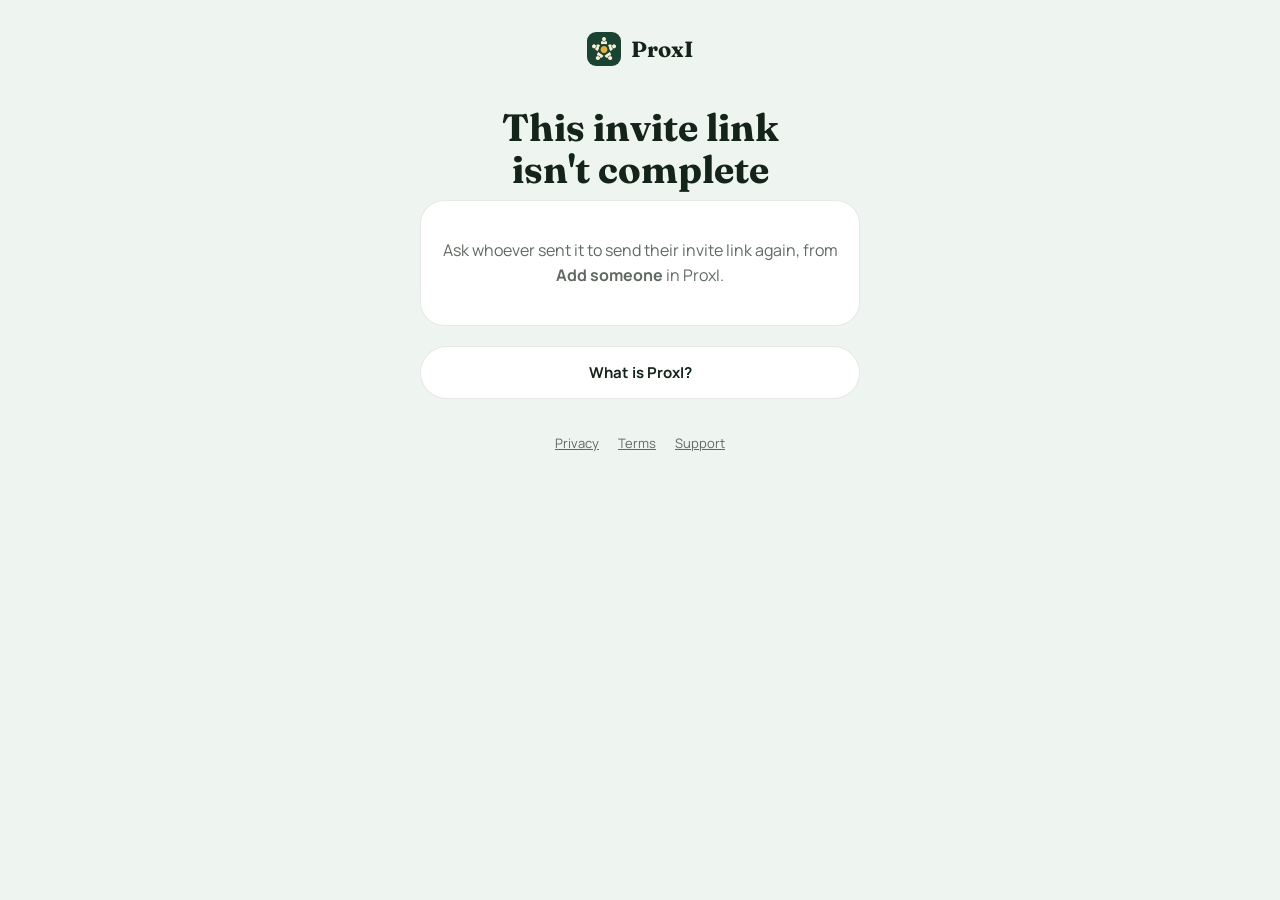
<file: add.html>
<!doctype html>
<html lang="en">
<head>
<meta charset="utf-8">
<meta name="viewport" content="width=device-width, initial-scale=1">
<title>Add me on ProxI</title>
<meta name="description" content="A friend invited you to ProxI, the app for actually hanging out.">
<meta name="robots" content="noindex">
<link rel="icon" type="image/png" href="icon.png">
<meta property="og:title" content="Add me on ProxI">
<meta property="og:description" content="The app for actually hanging out with your friends. Free on the App Store.">
<meta property="og:image" content="https://borgatlat.github.io/proxi-legal/og.png">
<meta name="twitter:card" content="summary_large_image">
<meta name="apple-itunes-app" content="app-id=6807587839">
<script>
  // Safari's App Store banner: when ProxI is installed its "Open" button
  // passes app-argument to the app, so the invite comes along. Set before
  // the page finishes loading, and only for a token of the real shape.
  (function () {
    var t = (new URLSearchParams(location.search).get('i') || '').trim().toUpperCase();
    if (/^[ABCDEFGHJKLMNPQRSTUVWXYZ23456789]{10}$/.test(t)) {
      document.querySelector('meta[name="apple-itunes-app"]').content = 'app-id=6807587839, app-argument=proxi://add/' + t;
    }
  })();
</script>
<link rel="preconnect" href="https://fonts.googleapis.com">
<link rel="preconnect" href="https://fonts.gstatic.com" crossorigin>
<link rel="stylesheet" href="https://fonts.googleapis.com/css2?family=Fraunces:opsz,wght@9..144,700&family=Manrope:wght@500;600;700;800&display=swap">
<style>
/* The page someone's personal invite link opens (0054): add.html?i=TOKEN.
   Same arrangement as join.html. It opens the invite in the app, or says
   where to get the app first and to come back and tap again - a link
   tapped before installing is also remembered by the app once it is opened
   from here.

   The token is read from the address and only used if it has the exact
   shape of a real one. It is never written into the page as HTML. */

:root {
  --green-dark: #1B4332;
  --green-mid: #2D6A4F;
  --green-light: #D6E4DB;
  --honey-mid: #E3B23C;
  --ink: #14241B;
  --muted: #5E6A62;
  --muted-light: #8A958E;
  --bg: #EEF4EF;
  --surface: #FFFFFF;
  --hairline: rgba(20, 36, 27, .10);
  --cta-bg: #1B4332;
  --cta-text: #FFFFFF;
}
@media (prefers-color-scheme: dark) {
  :root {
    --green-mid: #7FC4A0;
    --green-light: #1D3A2A;
    --ink: #E8F0EA;
    --muted: #A3B1A8;
    --muted-light: #7D8C82;
    --bg: #0E1F16;
    --surface: #16311F;
    --hairline: rgba(232, 240, 234, .12);
    --cta-bg: #7FC4A0;
    --cta-text: #0E1F16;
  }
}

* { box-sizing: border-box; }
body {
  margin: 0;
  min-height: 100vh;
  background: var(--bg);
  color: var(--muted);
  font-family: "Manrope", ui-sans-serif, system-ui, -apple-system, "Segoe UI", sans-serif;
  line-height: 1.55;
  -webkit-font-smoothing: antialiased;
  display: flex;
  justify-content: center;
  padding: 32px 16px 48px;
}
main { width: 100%; max-width: 440px; text-align: center; }
.brand { display: inline-flex; align-items: center; gap: 10px; text-decoration: none; color: var(--ink); font-family: "Fraunces", Georgia, serif; font-weight: 700; font-size: 22px; }
.brand img { width: 34px; height: 34px; border-radius: 9px; }
h1 { margin: 34px 0 10px; font-family: "Fraunces", Georgia, serif; font-weight: 700; color: var(--ink); font-size: clamp(30px, 8vw, 38px); line-height: 1.1; text-wrap: balance; }
.lede { margin: 0 auto 26px; max-width: 360px; font-size: 16.5px; }
.code-card { background: var(--surface); border-radius: 24px; padding: 22px; box-shadow: inset 0 0 0 1px var(--hairline); margin-bottom: 20px; }
.code-label { font-size: 11px; font-weight: 700; letter-spacing: .14em; color: var(--muted-light); }
.code { margin-top: 8px; font-family: "Fraunces", Georgia, serif; font-weight: 700; font-size: 40px; letter-spacing: .18em; color: var(--green-mid); }
.copy { margin-top: 12px; border: 0; background: var(--green-light); color: var(--green-mid); font: inherit; font-weight: 700; font-size: 13.5px; padding: 8px 16px; border-radius: 999px; cursor: pointer; }
.cta { display: flex; align-items: center; justify-content: center; width: 100%; padding: 16px 22px; border-radius: 999px; background: var(--cta-bg); color: var(--cta-text); font-weight: 800; font-size: 16px; text-decoration: none; margin-bottom: 12px; }
.ghost { display: flex; align-items: center; justify-content: center; width: 100%; padding: 15px 22px; border-radius: 999px; background: var(--surface); color: var(--ink); font-weight: 700; font-size: 15px; text-decoration: none; box-shadow: inset 0 0 0 1px var(--hairline); }
.steps { margin: 28px 0 0; padding: 0; list-style: none; text-align: left; display: grid; gap: 12px; }
.steps li { display: flex; gap: 12px; font-size: 15px; }
.steps b { flex: none; display: grid; place-items: center; width: 26px; height: 26px; border-radius: 50%; background: var(--green-light); color: var(--green-mid); font-size: 13px; }
.steps strong { color: var(--ink); }
.bad { background: var(--surface); border-radius: 24px; padding: 22px; box-shadow: inset 0 0 0 1px var(--hairline); }
footer { margin-top: 34px; font-size: 13px; }
footer a { color: var(--muted); margin: 0 8px; }
a:focus-visible, button:focus-visible { outline: 2px solid var(--green-mid); outline-offset: 3px; }
[hidden] { display: none !important; }
</style>
</head>
<body>
<main>
  <a class="brand" href="./"><img src="icon.png" alt="" width="34" height="34">ProxI</a>

  <section id="invite" hidden>
    <h1>A friend invited you to ProxI</h1>
    <p class="lede">ProxI is for actually hanging out: see who's free, make plans, and turn "we should hang out" into a real plan.</p>

    <a class="cta" id="open" href="#">Add them in ProxI</a>
    <a class="ghost" id="get" href="https://apps.apple.com/us/app/proxi-make-real-connections/id6807587839">Don't have ProxI yet? Get it free</a>

    <ol class="steps">
      <li><b>1</b><span><strong>Get ProxI</strong> on your iPhone and create your account.</span></li>
      <li><b>2</b><span>Come back to this page, or tap the link again, then tap <strong>Add them in ProxI</strong>. You'll be friends in one tap.</span></li>
    </ol>
  </section>

  <section id="missing" hidden>
    <h1>This invite link isn't complete</h1>
    <div class="bad">
      <p>Ask whoever sent it to send their invite link again, from <strong>Add someone</strong> in ProxI.</p>
    </div>
    <p style="margin-top:20px"><a class="ghost" href="./">What is ProxI?</a></p>
  </section>

  <footer>
    <a href="privacy.html">Privacy</a>
    <a href="terms.html">Terms</a>
    <a href="support.html">Support</a>
  </footer>
</main>

<script>
  // The alphabet my_friend_invite_token() draws from (0054): no 0, O, 1, I or L.
  const TOKEN = /^[ABCDEFGHJKLMNPQRSTUVWXYZ23456789]{10}$/;

  const raw = new URLSearchParams(window.location.search).get('i') || '';
  const token = raw.trim().toUpperCase();

  if (TOKEN.test(token)) {
    document.getElementById('invite').hidden = false;
    document.getElementById('open').href = 'proxi://add/' + token;
  } else {
    document.getElementById('missing').hidden = false;
  }
</script>
</body>
</html>
</file>
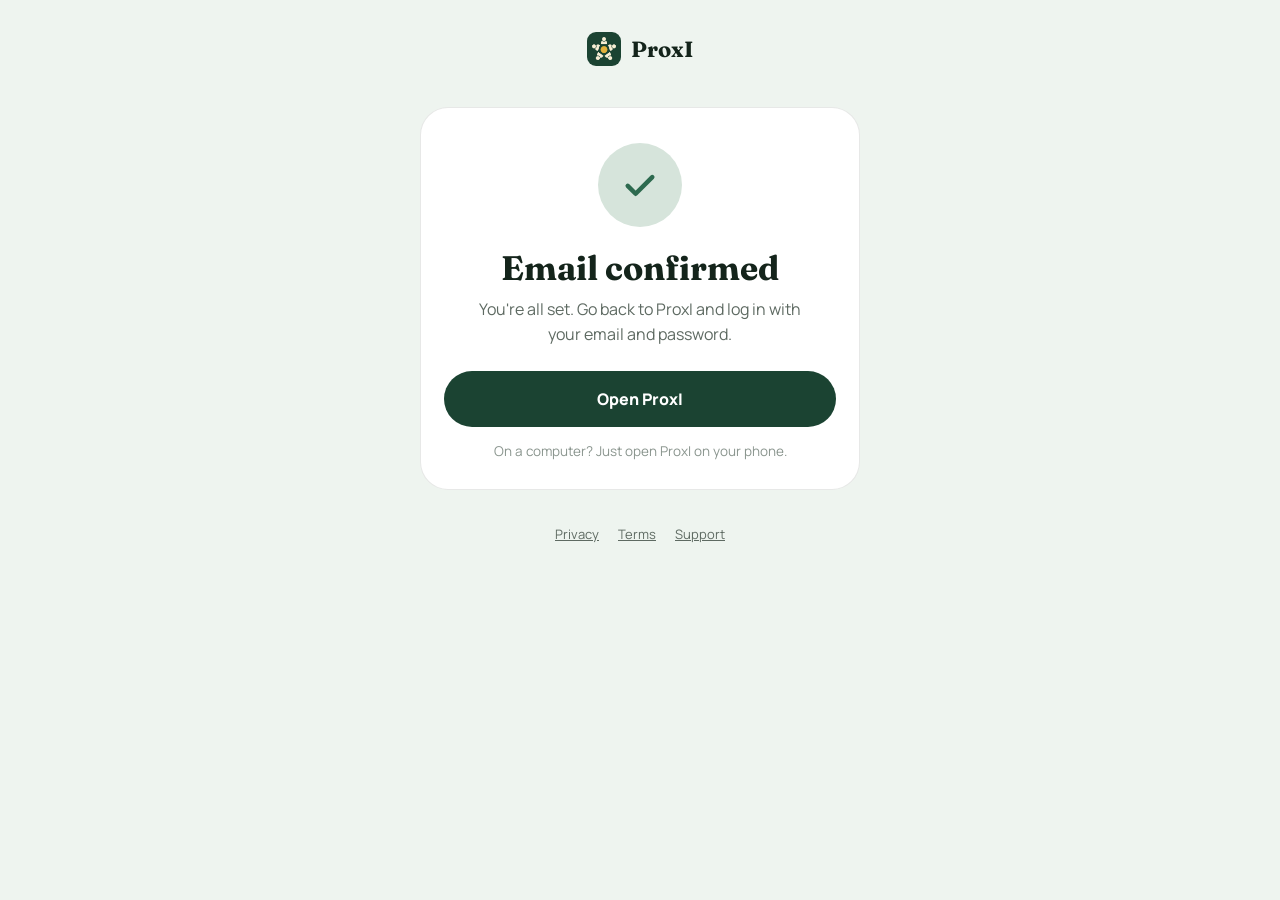
<file: confirmed.html>
<!doctype html>
<html lang="en">
<head>
<meta charset="utf-8">
<meta name="viewport" content="width=device-width, initial-scale=1">
<title>Email confirmed · ProxI</title>
<meta name="description" content="Your ProxI email address is confirmed.">
<meta name="robots" content="noindex">
<meta name="referrer" content="no-referrer">
<link rel="icon" type="image/png" href="icon.png">
<link rel="preconnect" href="https://fonts.googleapis.com">
<link rel="preconnect" href="https://fonts.gstatic.com" crossorigin>
<link rel="stylesheet" href="https://fonts.googleapis.com/css2?family=Fraunces:opsz,wght@9..144,700&family=Manrope:wght@500;600;700;800&display=swap">
<style>
/* Where the link in a confirmation email lands. Supabase sends people to the
   project's Site URL after confirming, which used to be a page with nothing
   on it. This one says it worked and sends them back to the app.

   Supabase adds the result to the address: tokens or a code when it worked,
   error details when it did not (most often an expired or already used
   link). The page never uses the tokens. It only checks for an error, then
   wipes the address so nothing sensitive stays in the history. */

:root {
  --green-dark: #1B4332;
  --green-mid: #2D6A4F;
  --green-light: #D6E4DB;
  --honey-mid: #E3B23C;
  --honey-light: #F7EED4;
  --amber-text: #7A5F1E;
  --ink: #14241B;
  --muted: #5E6A62;
  --muted-light: #8A958E;
  --bg: #EEF4EF;
  --surface: #FFFFFF;
  --hairline: rgba(20, 36, 27, .10);
  --cta-bg: #1B4332;
  --cta-text: #FFFFFF;
}
@media (prefers-color-scheme: dark) {
  :root {
    --green-mid: #7FC4A0;
    --green-light: #1D3A2A;
    --honey-light: #33290F;
    --amber-text: #E3B23C;
    --ink: #E8F0EA;
    --muted: #A3B1A8;
    --muted-light: #7D8C82;
    --bg: #0E1F16;
    --surface: #16311F;
    --hairline: rgba(232, 240, 234, .12);
    --cta-bg: #7FC4A0;
    --cta-text: #0E1F16;
  }
}

* { box-sizing: border-box; }
body {
  margin: 0;
  min-height: 100vh;
  background: var(--bg);
  color: var(--muted);
  font-family: "Manrope", ui-sans-serif, system-ui, -apple-system, "Segoe UI", sans-serif;
  line-height: 1.55;
  -webkit-font-smoothing: antialiased;
  display: flex;
  justify-content: center;
  padding: 32px 16px 48px;
}
main { width: 100%; max-width: 440px; text-align: center; }
.brand { display: inline-flex; align-items: center; gap: 10px; text-decoration: none; color: var(--ink); font-family: "Fraunces", Georgia, serif; font-weight: 700; font-size: 22px; }
.brand img { width: 34px; height: 34px; border-radius: 9px; }
.card { margin-top: 34px; background: var(--surface); border-radius: 28px; padding: 36px 24px 28px; box-shadow: inset 0 0 0 1px var(--hairline); }
.mark { width: 84px; height: 84px; margin: 0 auto; border-radius: 50%; display: grid; place-items: center; background: var(--green-light); color: var(--green-mid); }
.mark.warn { background: var(--honey-light); color: var(--amber-text); }
.mark svg { width: 42px; height: 42px; }
.mark path { stroke-dasharray: 40; stroke-dashoffset: 40; animation: draw .5s .15s ease-out forwards; }
@keyframes draw { to { stroke-dashoffset: 0; } }
@media (prefers-reduced-motion: reduce) { .mark path { animation: none; stroke-dashoffset: 0; } }
h1 { margin: 22px 0 10px; font-family: "Fraunces", Georgia, serif; font-weight: 700; color: var(--ink); font-size: clamp(28px, 8vw, 34px); line-height: 1.12; text-wrap: balance; }
.lede { margin: 0 auto 24px; max-width: 340px; font-size: 16px; }
.cta { display: flex; align-items: center; justify-content: center; width: 100%; padding: 16px 22px; border-radius: 999px; background: var(--cta-bg); color: var(--cta-text); font-weight: 800; font-size: 16px; text-decoration: none; }
.hint { margin: 14px 0 0; font-size: 13.5px; color: var(--muted-light); }
footer { margin-top: 34px; font-size: 13px; }
footer a { color: var(--muted); margin: 0 8px; }
a:focus-visible { outline: 2px solid var(--green-mid); outline-offset: 3px; }
[hidden] { display: none !important; }
</style>
</head>
<body>
<main>
  <a class="brand" href="./"><img src="icon.png" alt="" width="34" height="34">ProxI</a>

  <section class="card" id="ok">
    <div class="mark" aria-hidden="true">
      <svg viewBox="0 0 24 24" fill="none" stroke="currentColor" stroke-width="2.6" stroke-linecap="round" stroke-linejoin="round"><path d="M5 12.5l4.5 4.5L19 7.5"/></svg>
    </div>
    <h1>Email confirmed</h1>
    <p class="lede">You're all set. Go back to ProxI and log in with your email and password.</p>
    <a class="cta" href="proxi://">Open ProxI</a>
    <p class="hint">On a computer? Just open ProxI on your phone.</p>
  </section>

  <section class="card" id="failed" hidden>
    <div class="mark warn" aria-hidden="true">
      <svg viewBox="0 0 24 24" fill="none" stroke="currentColor" stroke-width="2.6" stroke-linecap="round"><path d="M12 7v6M12 17h.01"/></svg>
    </div>
    <h1>This link didn't work</h1>
    <p class="lede">It may have expired or already been used. If you already confirmed, you can log in now. If not, email us and we'll sort it out.</p>
    <a class="cta" href="proxi://">Open ProxI</a>
    <p class="hint">Still stuck? <a href="support.html" style="color:inherit">Get help</a></p>
  </section>

  <footer>
    <a href="privacy.html">Privacy</a>
    <a href="terms.html">Terms</a>
    <a href="support.html">Support</a>
  </footer>
</main>

<script>
  const query = new URLSearchParams(window.location.search);
  const hash = new URLSearchParams(window.location.hash.replace(/^#/, ''));
  const failed = query.has('error') || query.has('error_code') || hash.has('error') || hash.has('error_code');

  if (failed) {
    document.getElementById('ok').hidden = true;
    document.getElementById('failed').hidden = false;
    document.title = "Link didn't work · ProxI";
  }

  // Drop tokens and codes from the address bar and history.
  if (window.location.search || window.location.hash) {
    history.replaceState(null, '', window.location.pathname);
  }
</script>
</body>
</html>
</file>
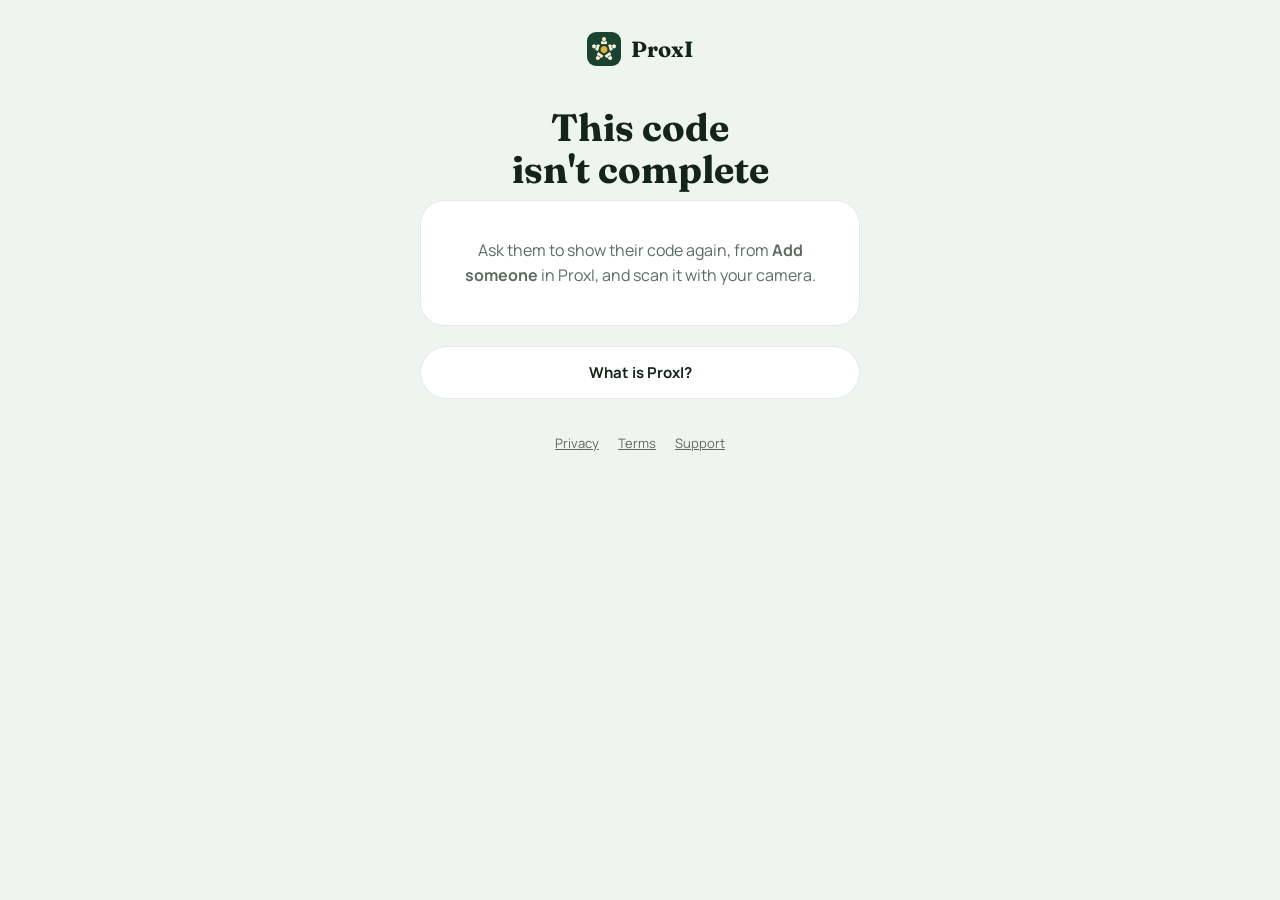
<file: friend.html>
<!doctype html>
<html lang="en">
<head>
<meta charset="utf-8">
<meta name="viewport" content="width=device-width, initial-scale=1">
<title>Add a friend on ProxI</title>
<meta name="description" content="Someone showed you their ProxI code in person.">
<meta name="robots" content="noindex">
<link rel="icon" type="image/png" href="icon.png">
<meta property="og:title" content="Add me on ProxI">
<meta property="og:description" content="The app for actually hanging out with your friends. Free on the App Store.">
<meta property="og:image" content="https://borgatlat.github.io/proxi-legal/og.png">
<meta name="twitter:card" content="summary_large_image">
<meta name="apple-itunes-app" content="app-id=6807587839">
<script>
  // Safari's App Store banner: when ProxI is installed its "Open" button
  // passes app-argument to the app, so the code comes along. Set before the
  // page finishes loading, and only for a token of the real shape.
  (function () {
    var t = (new URLSearchParams(location.search).get('t') || '').trim();
    if (/^[a-f0-9]{32,128}$/i.test(t)) {
      document.querySelector('meta[name="apple-itunes-app"]').content = 'app-id=6807587839, app-argument=proxi://friend/' + t;
    }
  })();
</script>
<link rel="preconnect" href="https://fonts.googleapis.com">
<link rel="preconnect" href="https://fonts.gstatic.com" crossorigin>
<link rel="stylesheet" href="https://fonts.googleapis.com/css2?family=Fraunces:opsz,wght@9..144,700&family=Manrope:wght@500;600;700;800&display=swap">
<style>
/* The page the in-person QR opens (FriendCodeScreen): friend.html?t=TOKEN.
   The QR used to be proxi://friend/TOKEN, which a phone without ProxI
   can't open at all - and someone without ProxI is exactly who is standing
   there being shown it. Now the camera opens this page, which hands the
   token to the app or says where to get it.

   Tokens last three minutes and are single use, so someone who has to
   install first is told to ask for a fresh code rather than come back here.
   The token is read from the address and only used if it has the exact
   shape of a real one. It is never written into the page as HTML. */

:root {
  --green-dark: #1B4332;
  --green-mid: #2D6A4F;
  --green-light: #D6E4DB;
  --honey-mid: #E3B23C;
  --ink: #14241B;
  --muted: #5E6A62;
  --muted-light: #8A958E;
  --bg: #EEF4EF;
  --surface: #FFFFFF;
  --hairline: rgba(20, 36, 27, .10);
  --cta-bg: #1B4332;
  --cta-text: #FFFFFF;
}
@media (prefers-color-scheme: dark) {
  :root {
    --green-mid: #7FC4A0;
    --green-light: #1D3A2A;
    --ink: #E8F0EA;
    --muted: #A3B1A8;
    --muted-light: #7D8C82;
    --bg: #0E1F16;
    --surface: #16311F;
    --hairline: rgba(232, 240, 234, .12);
    --cta-bg: #7FC4A0;
    --cta-text: #0E1F16;
  }
}

* { box-sizing: border-box; }
body {
  margin: 0;
  min-height: 100vh;
  background: var(--bg);
  color: var(--muted);
  font-family: "Manrope", ui-sans-serif, system-ui, -apple-system, "Segoe UI", sans-serif;
  line-height: 1.55;
  -webkit-font-smoothing: antialiased;
  display: flex;
  justify-content: center;
  padding: 32px 16px 48px;
}
main { width: 100%; max-width: 440px; text-align: center; }
.brand { display: inline-flex; align-items: center; gap: 10px; text-decoration: none; color: var(--ink); font-family: "Fraunces", Georgia, serif; font-weight: 700; font-size: 22px; }
.brand img { width: 34px; height: 34px; border-radius: 9px; }
h1 { margin: 34px 0 10px; font-family: "Fraunces", Georgia, serif; font-weight: 700; color: var(--ink); font-size: clamp(30px, 8vw, 38px); line-height: 1.1; text-wrap: balance; }
.lede { margin: 0 auto 26px; max-width: 360px; font-size: 16.5px; }
.code-card { background: var(--surface); border-radius: 24px; padding: 22px; box-shadow: inset 0 0 0 1px var(--hairline); margin-bottom: 20px; }
.code-label { font-size: 11px; font-weight: 700; letter-spacing: .14em; color: var(--muted-light); }
.code { margin-top: 8px; font-family: "Fraunces", Georgia, serif; font-weight: 700; font-size: 40px; letter-spacing: .18em; color: var(--green-mid); }
.copy { margin-top: 12px; border: 0; background: var(--green-light); color: var(--green-mid); font: inherit; font-weight: 700; font-size: 13.5px; padding: 8px 16px; border-radius: 999px; cursor: pointer; }
.cta { display: flex; align-items: center; justify-content: center; width: 100%; padding: 16px 22px; border-radius: 999px; background: var(--cta-bg); color: var(--cta-text); font-weight: 800; font-size: 16px; text-decoration: none; margin-bottom: 12px; }
.ghost { display: flex; align-items: center; justify-content: center; width: 100%; padding: 15px 22px; border-radius: 999px; background: var(--surface); color: var(--ink); font-weight: 700; font-size: 15px; text-decoration: none; box-shadow: inset 0 0 0 1px var(--hairline); }
.steps { margin: 28px 0 0; padding: 0; list-style: none; text-align: left; display: grid; gap: 12px; }
.steps li { display: flex; gap: 12px; font-size: 15px; }
.steps b { flex: none; display: grid; place-items: center; width: 26px; height: 26px; border-radius: 50%; background: var(--green-light); color: var(--green-mid); font-size: 13px; }
.steps strong { color: var(--ink); }
.bad { background: var(--surface); border-radius: 24px; padding: 22px; box-shadow: inset 0 0 0 1px var(--hairline); }
footer { margin-top: 34px; font-size: 13px; }
footer a { color: var(--muted); margin: 0 8px; }
a:focus-visible, button:focus-visible { outline: 2px solid var(--green-mid); outline-offset: 3px; }
[hidden] { display: none !important; }
</style>
</head>
<body>
<main>
  <a class="brand" href="./"><img src="icon.png" alt="" width="34" height="34">ProxI</a>

  <section id="invite" hidden>
    <h1>Add them on ProxI</h1>
    <p class="lede">They showed you their code. Tap below and ProxI asks them to be friends. It's for actually hanging out with the people you know.</p>

    <a class="cta" id="open" href="#">Add them in ProxI</a>
    <a class="ghost" id="get" href="https://apps.apple.com/us/app/proxi-make-real-connections/id6807587839">Don't have ProxI yet? Get it free</a>

    <ol class="steps">
      <li><b>1</b><span><strong>Get ProxI</strong> on your iPhone and create your account.</span></li>
      <li><b>2</b><span>Codes only last a few minutes, so ask them to show <strong>a new code</strong> and scan it again.</span></li>
    </ol>
  </section>

  <section id="missing" hidden>
    <h1>This code isn't complete</h1>
    <div class="bad">
      <p>Ask them to show their code again, from <strong>Add someone</strong> in ProxI, and scan it with your camera.</p>
    </div>
    <p style="margin-top:20px"><a class="ghost" href="./">What is ProxI?</a></p>
  </section>

  <footer>
    <a href="privacy.html">Privacy</a>
    <a href="terms.html">Terms</a>
    <a href="support.html">Support</a>
  </footer>
</main>

<script>
  // The token redeem_friend_handshake() accepts: opaque hex.
  const TOKEN = /^[a-f0-9]{32,128}$/i;

  const token = (new URLSearchParams(window.location.search).get('t') || '').trim();

  if (TOKEN.test(token)) {
    document.getElementById('invite').hidden = false;
    document.getElementById('open').href = 'proxi://friend/' + token;
  } else {
    document.getElementById('missing').hidden = false;
  }
</script>
</body>
</html>
</file>
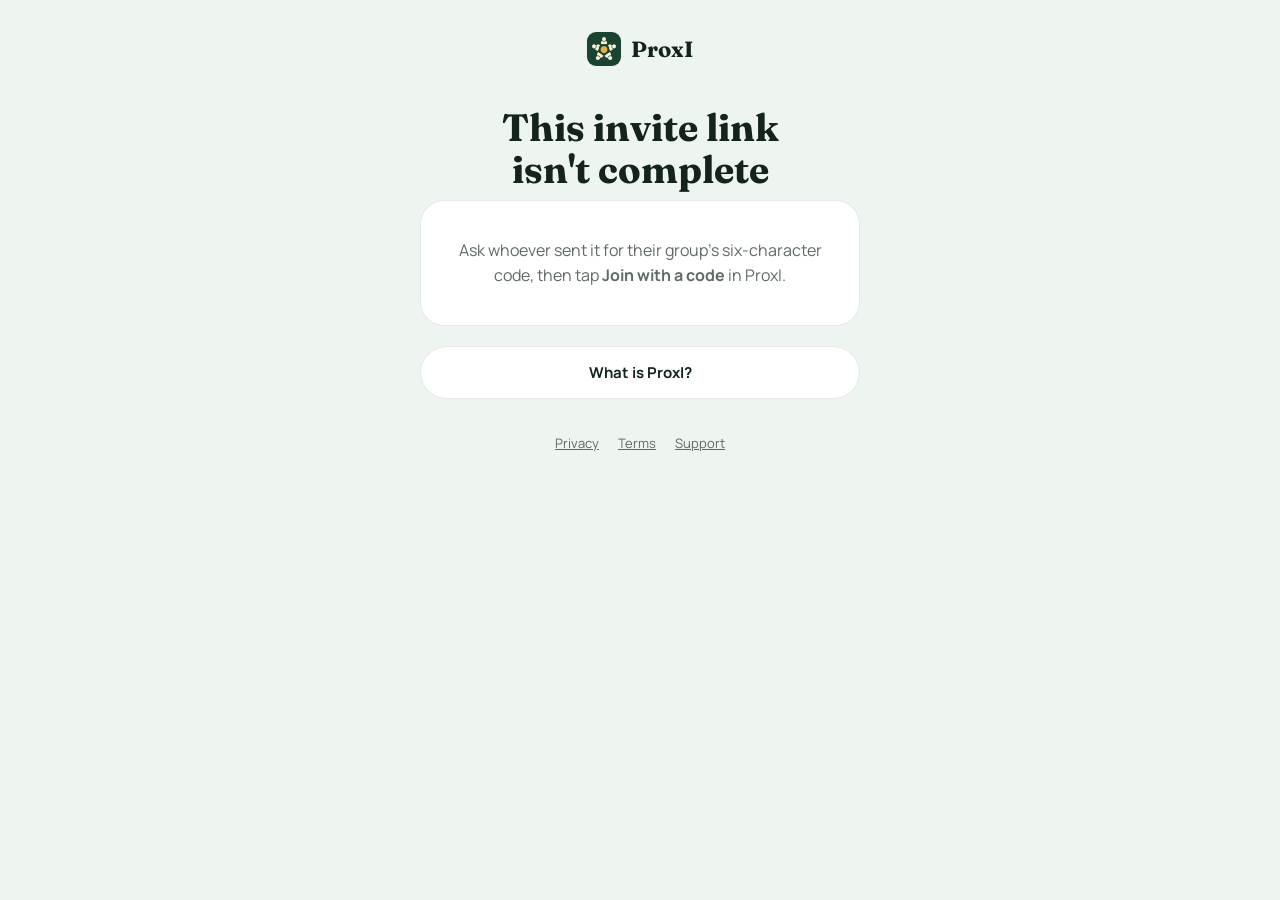
<file: join.html>
<!doctype html>
<html lang="en">
<head>
<meta charset="utf-8">
<meta name="viewport" content="width=device-width, initial-scale=1">
<title>Join a group on ProxI</title>
<meta name="description" content="Someone invited you to their group on ProxI.">
<meta name="robots" content="noindex">
<link rel="icon" type="image/png" href="icon.png">
<meta property="og:title" content="You're invited to a group on ProxI">
<meta property="og:description" content="Tap to join your friends on ProxI. Free on iPhone.">
<meta property="og:image" content="https://borgatlat.github.io/proxi-legal/og.png">
<meta name="twitter:card" content="summary_large_image">
<meta name="apple-itunes-app" content="app-id=6807587839">
<script>
  // Safari's App Store banner: when ProxI is installed its "Open" button
  // passes app-argument to the app, so the group code comes along. Set
  // before the page finishes loading, and only for a code of the real shape.
  (function () {
    var c = (new URLSearchParams(location.search).get('code') || '').trim().toUpperCase();
    if (/^[ABCDEFGHJKLMNPQRSTUVWXYZ23456789]{6}$/.test(c)) {
      document.querySelector('meta[name="apple-itunes-app"]').content = 'app-id=6807587839, app-argument=proxi://join/' + c;
    }
  })();
</script>
<link rel="preconnect" href="https://fonts.googleapis.com">
<link rel="preconnect" href="https://fonts.gstatic.com" crossorigin>
<link rel="stylesheet" href="https://fonts.googleapis.com/css2?family=Fraunces:opsz,wght@9..144,700&family=Manrope:wght@500;600;700;800&display=swap">
<style>
/* The page a group invite link opens. Shared invites used to be proxi://
   links, which do nothing for anyone who does not have the app yet, and
   that is exactly who an invite is for. This page works either way: it
   opens the group in the app, or shows the code and where to get the app.

   The code is read from the address and only ever shown if it has the exact
   shape of a real one, and it is written as text, never as HTML. So is the
   group's name (`n`, added by the app since 1.1), which only changes the
   heading and is left out if it is missing. */

:root {
  --green-dark: #1B4332;
  --green-mid: #2D6A4F;
  --green-light: #D6E4DB;
  --honey-mid: #E3B23C;
  --ink: #14241B;
  --muted: #5E6A62;
  --muted-light: #8A958E;
  --bg: #EEF4EF;
  --surface: #FFFFFF;
  --hairline: rgba(20, 36, 27, .10);
  --cta-bg: #1B4332;
  --cta-text: #FFFFFF;
}
@media (prefers-color-scheme: dark) {
  :root {
    --green-mid: #7FC4A0;
    --green-light: #1D3A2A;
    --ink: #E8F0EA;
    --muted: #A3B1A8;
    --muted-light: #7D8C82;
    --bg: #0E1F16;
    --surface: #16311F;
    --hairline: rgba(232, 240, 234, .12);
    --cta-bg: #7FC4A0;
    --cta-text: #0E1F16;
  }
}

* { box-sizing: border-box; }
body {
  margin: 0;
  min-height: 100vh;
  background: var(--bg);
  color: var(--muted);
  font-family: "Manrope", ui-sans-serif, system-ui, -apple-system, "Segoe UI", sans-serif;
  line-height: 1.55;
  -webkit-font-smoothing: antialiased;
  display: flex;
  justify-content: center;
  padding: 32px 16px 48px;
}
main { width: 100%; max-width: 440px; text-align: center; }
.brand { display: inline-flex; align-items: center; gap: 10px; text-decoration: none; color: var(--ink); font-family: "Fraunces", Georgia, serif; font-weight: 700; font-size: 22px; }
.brand img { width: 34px; height: 34px; border-radius: 9px; }
h1 { margin: 34px 0 10px; font-family: "Fraunces", Georgia, serif; font-weight: 700; color: var(--ink); font-size: clamp(30px, 8vw, 38px); line-height: 1.1; text-wrap: balance; }
.lede { margin: 0 auto 26px; max-width: 360px; font-size: 16.5px; }
.code-card { background: var(--surface); border-radius: 24px; padding: 22px; box-shadow: inset 0 0 0 1px var(--hairline); margin-bottom: 20px; }
.code-label { font-size: 11px; font-weight: 700; letter-spacing: .14em; color: var(--muted-light); }
.code { margin-top: 8px; font-family: "Fraunces", Georgia, serif; font-weight: 700; font-size: 40px; letter-spacing: .18em; color: var(--green-mid); }
.copy { margin-top: 12px; border: 0; background: var(--green-light); color: var(--green-mid); font: inherit; font-weight: 700; font-size: 13.5px; padding: 8px 16px; border-radius: 999px; cursor: pointer; }
.cta { display: flex; align-items: center; justify-content: center; width: 100%; padding: 16px 22px; border-radius: 999px; background: var(--cta-bg); color: var(--cta-text); font-weight: 800; font-size: 16px; text-decoration: none; margin-bottom: 12px; }
.ghost { display: flex; align-items: center; justify-content: center; width: 100%; padding: 15px 22px; border-radius: 999px; background: var(--surface); color: var(--ink); font-weight: 700; font-size: 15px; text-decoration: none; box-shadow: inset 0 0 0 1px var(--hairline); }
.steps { margin: 28px 0 0; padding: 0; list-style: none; text-align: left; display: grid; gap: 12px; }
.steps li { display: flex; gap: 12px; font-size: 15px; }
.steps b { flex: none; display: grid; place-items: center; width: 26px; height: 26px; border-radius: 50%; background: var(--green-light); color: var(--green-mid); font-size: 13px; }
.steps strong { color: var(--ink); }
h1 .name { color: var(--green-mid); }
.bad { background: var(--surface); border-radius: 24px; padding: 22px; box-shadow: inset 0 0 0 1px var(--hairline); }
footer { margin-top: 34px; font-size: 13px; }
footer a { color: var(--muted); margin: 0 8px; }
a:focus-visible, button:focus-visible { outline: 2px solid var(--green-mid); outline-offset: 3px; }
[hidden] { display: none !important; }
</style>
</head>
<body>
<main>
  <a class="brand" href="./"><img src="icon.png" alt="" width="34" height="34">ProxI</a>

  <section id="invite" hidden>
    <h1 id="title">You're invited to a group</h1>
    <p class="lede">Your friends made a group on ProxI to plan things and actually hang out. Join them in a tap.</p>

    <div class="code-card">
      <div class="code-label">INVITE CODE</div>
      <div class="code" id="code"></div>
      <button class="copy" id="copy" type="button">Copy code</button>
    </div>

    <a class="cta" id="open" href="#">Open in ProxI</a>
    <a class="ghost" id="get" href="./">Don't have ProxI yet? Get it</a>

    <ol class="steps">
      <li><b>1</b><span><strong>Get ProxI</strong> on your iPhone and create your account.</span></li>
      <li><b>2</b><span>Right after you sign up, ProxI asks if a friend invited you. <strong>Enter the code above</strong>, or come back here and tap <strong>Open in ProxI</strong>.</span></li>
    </ol>
  </section>

  <section id="missing" hidden>
    <h1>This invite link isn't complete</h1>
    <div class="bad">
      <p>Ask whoever sent it for their group's six-character code, then tap <strong>Join with a code</strong> in ProxI.</p>
    </div>
    <p style="margin-top:20px"><a class="ghost" href="./">What is ProxI?</a></p>
  </section>

  <footer>
    <a href="privacy.html">Privacy</a>
    <a href="terms.html">Terms</a>
    <a href="support.html">Support</a>
  </footer>
</main>

<script>
  // "Get it" goes straight to the App Store instead of to the landing page.
  const APP_STORE_URL = 'https://apps.apple.com/us/app/proxi-make-real-connections/id6807587839';

  // The alphabet generate_invite_code() uses (0001): no 0, O, 1, I or L.
  const CODE = /^[ABCDEFGHJKLMNPQRSTUVWXYZ23456789]{6}$/;

  const raw = new URLSearchParams(window.location.search).get('code') || '';
  const code = raw.trim().toUpperCase();

  if (CODE.test(code)) {
    document.getElementById('invite').hidden = false;
    document.getElementById('code').textContent = code;

    // The group's name, if the link carries one: plain text, trimmed, and
    // capped like the app caps it, with control characters dropped.
    const name = (new URLSearchParams(window.location.search).get('n') || '')
      .replace(/[\u0000-\u001f\u007f]/g, '').trim().slice(0, 40).trim();
    if (name) {
      const title = document.getElementById('title');
      const em = document.createElement('span');
      em.className = 'name';
      em.textContent = name;
      title.replaceChildren('Join ', em, ' on ProxI');
      document.title = 'Join ' + name + ' on ProxI';
    }
    document.getElementById('open').href = 'proxi://join/' + code;
    if (APP_STORE_URL) document.getElementById('get').href = APP_STORE_URL;

    const copy = document.getElementById('copy');
    copy.addEventListener('click', async () => {
      try {
        await navigator.clipboard.writeText(code);
        copy.textContent = 'Copied';
      } catch (e) {
        copy.textContent = 'Press and hold the code to copy';
      }
    });
  } else {
    document.getElementById('missing').hidden = false;
  }
</script>
</body>
</html>
</file>
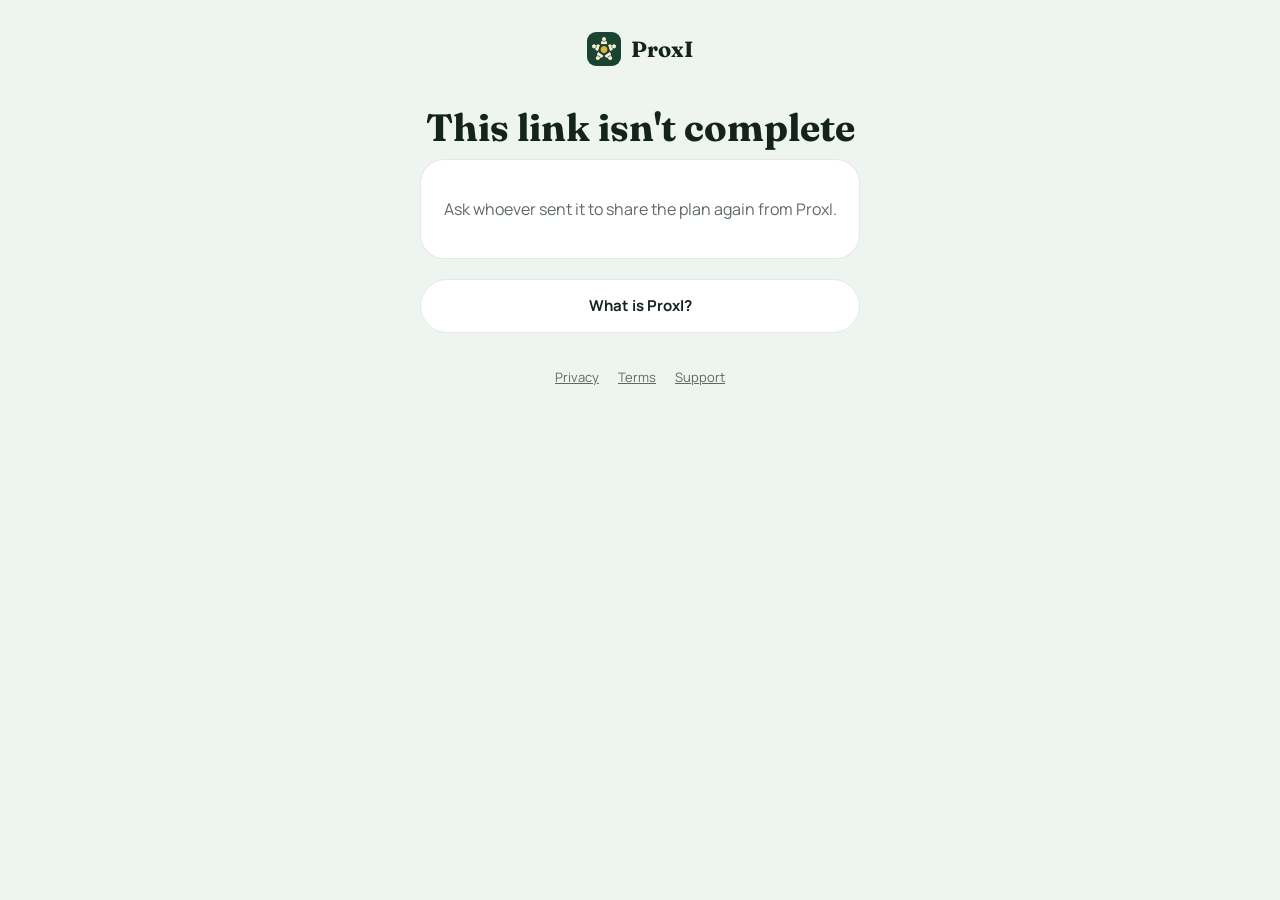
<file: plan.html>
<!doctype html>
<html lang="en">
<head>
<meta charset="utf-8">
<meta name="viewport" content="width=device-width, initial-scale=1">
<title>You're invited to a plan on ProxI</title>
<meta name="description" content="A friend invited you to a plan on ProxI.">
<meta name="robots" content="noindex">
<link rel="icon" type="image/png" href="icon.png">
<meta property="og:title" content="You're invited to a plan on ProxI">
<meta property="og:description" content="Tap to see it and say you're in. Free on iPhone.">
<meta property="og:image" content="https://borgatlat.github.io/proxi-legal/og.png">
<meta name="twitter:card" content="summary_large_image">
<meta name="apple-itunes-app" content="app-id=6807587839">
<script>
  // Safari's App Store banner: when ProxI is installed its "Open" button
  // passes app-argument to the app, so the plan comes along. Set before the
  // page finishes loading, and only for a token of the real shape.
  (function () {
    var p = (new URLSearchParams(location.search).get('p') || '').trim().toUpperCase();
    if (/^[ABCDEFGHJKLMNPQRSTUVWXYZ23456789]{12}$/.test(p)) {
      document.querySelector('meta[name="apple-itunes-app"]').content = 'app-id=6807587839, app-argument=proxi://plan/' + p;
    }
  })();
</script>
<link rel="preconnect" href="https://fonts.googleapis.com">
<link rel="preconnect" href="https://fonts.gstatic.com" crossorigin>
<link rel="stylesheet" href="https://fonts.googleapis.com/css2?family=Fraunces:opsz,wght@9..144,700&family=Manrope:wght@500;600;700;800&display=swap">
<style>
/* The page a shared plan link opens (ProxI 1.2, migration 0058).

   It never asks the database anything. What the plan is and when ride in
   the part of the address after #, which a browser keeps to itself and does
   not send to any server, so this page can say "Climbing, Saturday at 6"
   to someone who does not have ProxI yet without any public access to
   plans. The app ignores all of that and shows the plan itself, which is
   the one that is always current.

   Everything read from the address is written as text, never as HTML,
   trimmed and capped. The token is only used if it has the exact shape of
   a real one. */

:root {
  --green-dark: #1B4332;
  --green-mid: #2D6A4F;
  --green-light: #D6E4DB;
  --sky-dark: #2A6A88;
  --sky-light: #E8F1F7;
  --ink: #14241B;
  --muted: #5E6A62;
  --muted-light: #8A958E;
  --bg: #EEF4EF;
  --surface: #FFFFFF;
  --hairline: rgba(20, 36, 27, .10);
  --cta-bg: #1B4332;
  --cta-text: #FFFFFF;
}
@media (prefers-color-scheme: dark) {
  :root {
    --green-mid: #7FC4A0;
    --green-light: #1D3A2A;
    --sky-dark: #8CC3DD;
    --sky-light: #163140;
    --ink: #E8F0EA;
    --muted: #A3B1A8;
    --muted-light: #7D8C82;
    --bg: #0E1F16;
    --surface: #16311F;
    --hairline: rgba(232, 240, 234, .12);
    --cta-bg: #7FC4A0;
    --cta-text: #0E1F16;
  }
}

* { box-sizing: border-box; }
body {
  margin: 0;
  min-height: 100vh;
  background: var(--bg);
  color: var(--muted);
  font-family: "Manrope", ui-sans-serif, system-ui, -apple-system, "Segoe UI", sans-serif;
  line-height: 1.55;
  -webkit-font-smoothing: antialiased;
  display: flex;
  justify-content: center;
  padding: 32px 16px 48px;
}
main { width: 100%; max-width: 440px; text-align: center; }
.brand { display: inline-flex; align-items: center; gap: 10px; text-decoration: none; color: var(--ink); font-family: "Fraunces", Georgia, serif; font-weight: 700; font-size: 22px; }
.brand img { width: 34px; height: 34px; border-radius: 9px; }
h1 { margin: 34px 0 10px; font-family: "Fraunces", Georgia, serif; font-weight: 700; color: var(--ink); font-size: clamp(30px, 8vw, 38px); line-height: 1.1; text-wrap: balance; }
h1 .name { color: var(--green-mid); }
.lede { margin: 0 auto 24px; max-width: 360px; font-size: 16.5px; }
.plan { background: var(--surface); border-radius: 24px; padding: 22px; box-shadow: inset 0 0 0 1px var(--hairline); margin-bottom: 20px; border-left: 5px solid var(--sky-dark); text-align: left; }
.plan-label { font-size: 11px; font-weight: 700; letter-spacing: .14em; color: var(--muted-light); }
.plan-title { margin-top: 6px; font-family: "Fraunces", Georgia, serif; font-weight: 700; font-size: 26px; line-height: 1.15; color: var(--ink); overflow-wrap: anywhere; }
.plan-row { margin-top: 8px; font-size: 15.5px; font-weight: 600; color: var(--sky-dark); }
.plan-place { margin-top: 2px; font-size: 15px; overflow-wrap: anywhere; }
.plan-over { margin-top: 12px; font-size: 13.5px; color: var(--muted-light); }
.cta { display: flex; align-items: center; justify-content: center; width: 100%; padding: 16px 22px; border-radius: 999px; background: var(--cta-bg); color: var(--cta-text); font-weight: 800; font-size: 16px; text-decoration: none; margin-bottom: 12px; }
.ghost { display: flex; align-items: center; justify-content: center; width: 100%; padding: 15px 22px; border-radius: 999px; background: var(--surface); color: var(--ink); font-weight: 700; font-size: 15px; text-decoration: none; box-shadow: inset 0 0 0 1px var(--hairline); border: 0; font-family: inherit; cursor: pointer; }
.steps { margin: 28px 0 0; padding: 0; list-style: none; text-align: left; display: grid; gap: 12px; }
.steps li { display: flex; gap: 12px; font-size: 15px; }
.steps b { flex: none; display: grid; place-items: center; width: 26px; height: 26px; border-radius: 50%; background: var(--green-light); color: var(--green-mid); font-size: 13px; }
.steps strong { color: var(--ink); }
.copy { margin-top: 14px; }
.bad { background: var(--surface); border-radius: 24px; padding: 22px; box-shadow: inset 0 0 0 1px var(--hairline); }
footer { margin-top: 34px; font-size: 13px; }
footer a { color: var(--muted); margin: 0 8px; }
a:focus-visible, button:focus-visible { outline: 2px solid var(--green-mid); outline-offset: 3px; }
[hidden] { display: none !important; }
</style>
</head>
<body>
<main>
  <a class="brand" href="./"><img src="icon.png" alt="" width="34" height="34">ProxI</a>

  <section id="invite" hidden>
    <h1 id="title">You're invited</h1>
    <p class="lede">Open it in ProxI to see who's going and say you're in.</p>

    <div class="plan" id="plan" hidden>
      <div class="plan-label">THE PLAN</div>
      <div class="plan-title" id="what"></div>
      <div class="plan-row" id="when" hidden></div>
      <div class="plan-place" id="where" hidden></div>
      <div class="plan-over" id="over" hidden>This time has passed. Open ProxI to check if it is still on.</div>
    </div>

    <a class="cta" id="open" href="#">I'm in · Open in ProxI</a>
    <a class="ghost" id="get" href="./">Don't have ProxI yet? Get it</a>

    <ol class="steps">
      <li><b>1</b><span><strong>Get ProxI</strong> on your iPhone and create your account.</span></li>
      <li><b>2</b><span>Come back here and tap <strong>Open in ProxI</strong>. Or copy this link and paste it where ProxI asks if a friend invited you.</span></li>
    </ol>
    <button class="ghost copy" id="copy" type="button">Copy this link</button>
  </section>

  <section id="missing" hidden>
    <h1>This link isn't complete</h1>
    <div class="bad">
      <p>Ask whoever sent it to share the plan again from ProxI.</p>
    </div>
    <p style="margin-top:20px"><a class="ghost" href="./">What is ProxI?</a></p>
  </section>

  <footer>
    <a href="privacy.html">Privacy</a>
    <a href="terms.html">Terms</a>
    <a href="support.html">Support</a>
  </footer>
</main>

<script>
  const APP_STORE_URL = 'https://apps.apple.com/us/app/proxi-make-real-connections/id6807587839';

  // The alphabet ProxI's link tokens use: no 0, O, 1 or I.
  const TOKEN = /^[ABCDEFGHJKLMNPQRSTUVWXYZ23456789]{12}$/;

  const token = (new URLSearchParams(window.location.search).get('p') || '').trim().toUpperCase();

  // Plain text only: control characters dropped, trimmed, capped.
  const clean = (value, max) =>
    String(value || '').replace(/[\u0000-\u001f\u007f]/g, '').trim().slice(0, max).trim();

  if (TOKEN.test(token)) {
    document.getElementById('invite').hidden = false;
    document.getElementById('open').href = 'proxi://plan/' + token;
    document.getElementById('get').href = APP_STORE_URL;

    const details = new URLSearchParams(window.location.hash.replace(/^#/, ''));
    const what = clean(details.get('t'), 80);
    const host = clean(details.get('h'), 40);
    const where = clean(details.get('l'), 80);
    const starts = new Date(details.get('w') || '');
    const ends = new Date(details.get('e') || '');

    if (host) {
      const title = document.getElementById('title');
      const em = document.createElement('span');
      em.className = 'name';
      em.textContent = host;
      title.replaceChildren(em, ' invited you');
      document.title = host + ' invited you to a plan on ProxI';
    }

    if (what) {
      document.getElementById('plan').hidden = false;
      document.getElementById('what').textContent = what;

      if (!Number.isNaN(starts.getTime())) {
        // In the reader's own time zone and language, since that is where
        // they will be standing.
        const day = starts.toLocaleDateString(undefined, { weekday: 'long', month: 'short', day: 'numeric' });
        const time = (d) => d.toLocaleTimeString(undefined, { hour: 'numeric', minute: '2-digit' });
        const range = Number.isNaN(ends.getTime()) ? time(starts) : time(starts) + ' to ' + time(ends);
        const when = document.getElementById('when');
        when.textContent = day + ', ' + range;
        when.hidden = false;

        const last = Number.isNaN(ends.getTime()) ? starts : ends;
        if (last.getTime() < Date.now()) document.getElementById('over').hidden = false;
      }

      if (where) {
        const place = document.getElementById('where');
        place.textContent = where;
        place.hidden = false;
      }
    }

    const copy = document.getElementById('copy');
    copy.addEventListener('click', async () => {
      try {
        await navigator.clipboard.writeText(window.location.href);
        copy.textContent = 'Copied';
      } catch (e) {
        copy.textContent = 'Press and hold the address bar to copy';
      }
    });
  } else {
    document.getElementById('missing').hidden = false;
  }

  // The plan's details are read once, from the part after #. A browser does
  // not reload a page when only that part changes, so do it here: otherwise
  // a second link opened in the same tab would show the first plan.
  window.addEventListener('hashchange', () => window.location.reload());
</script>
</body>
</html>
</file>
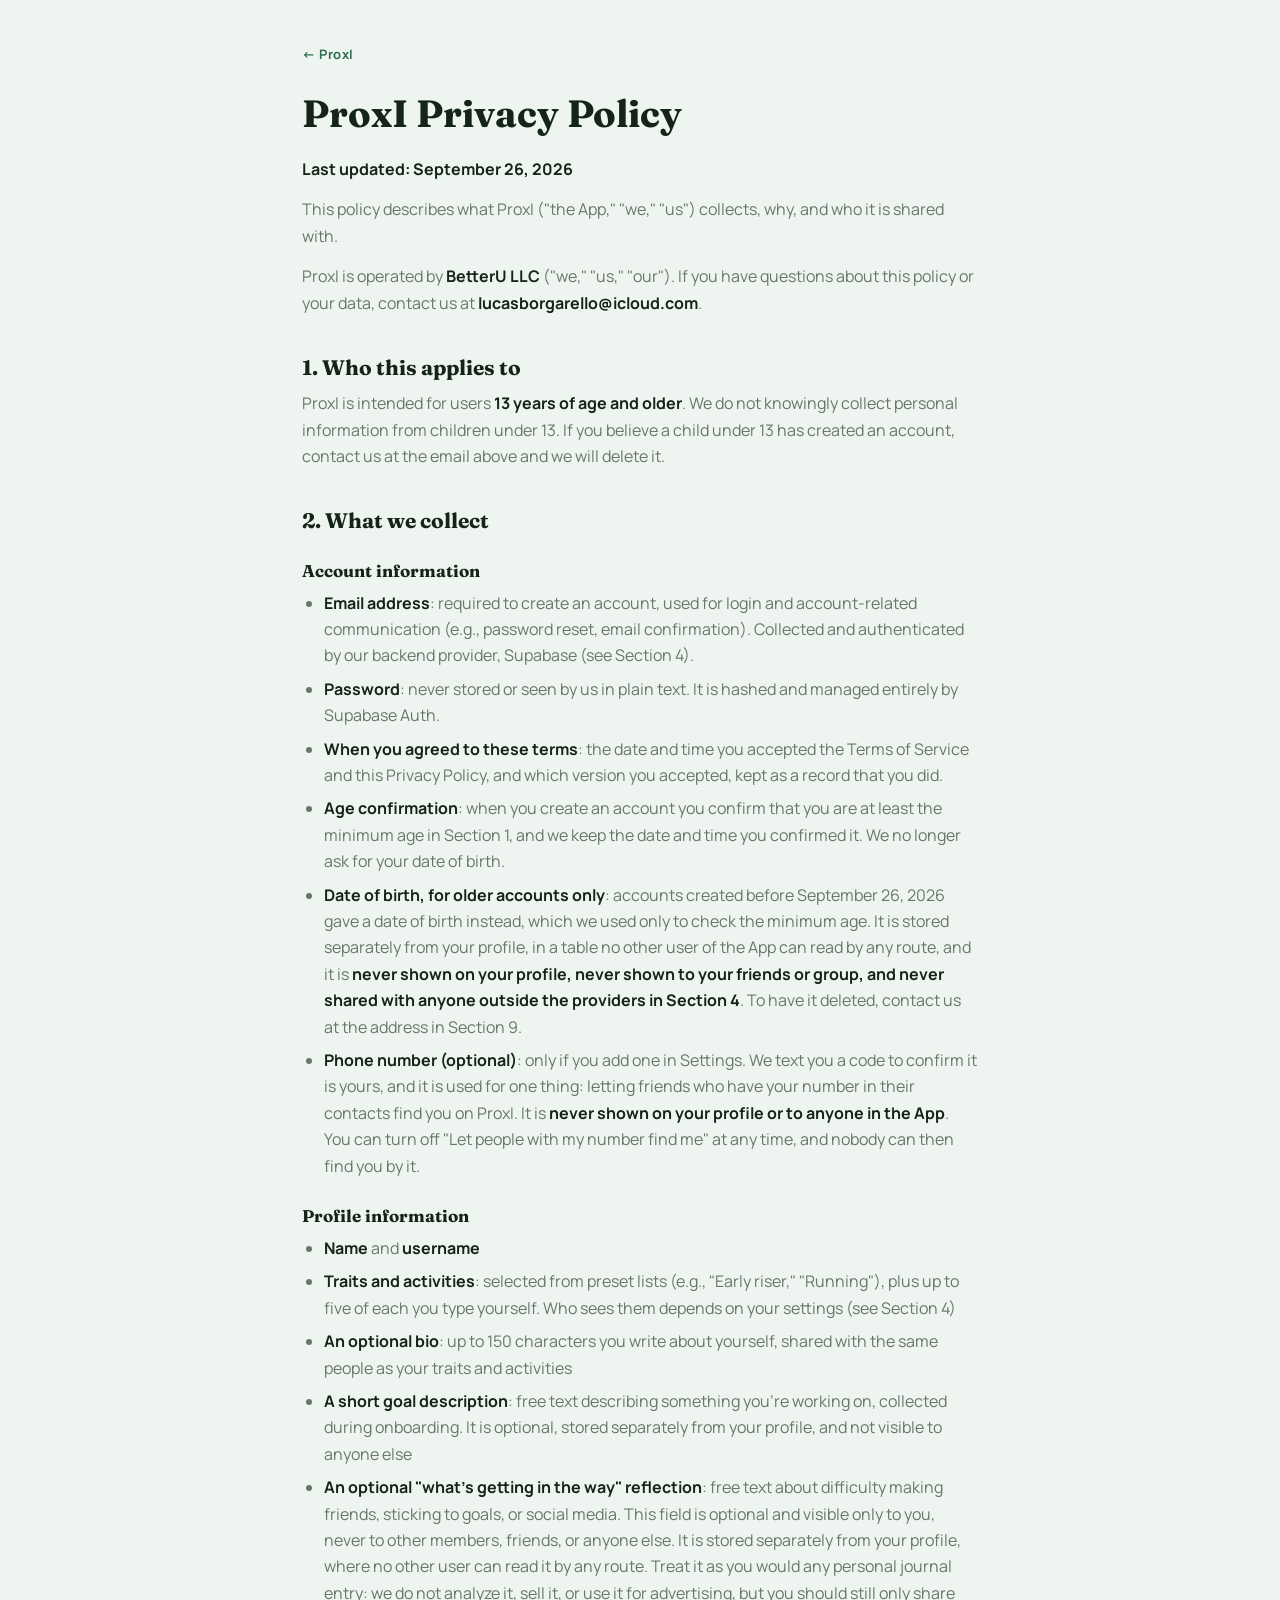
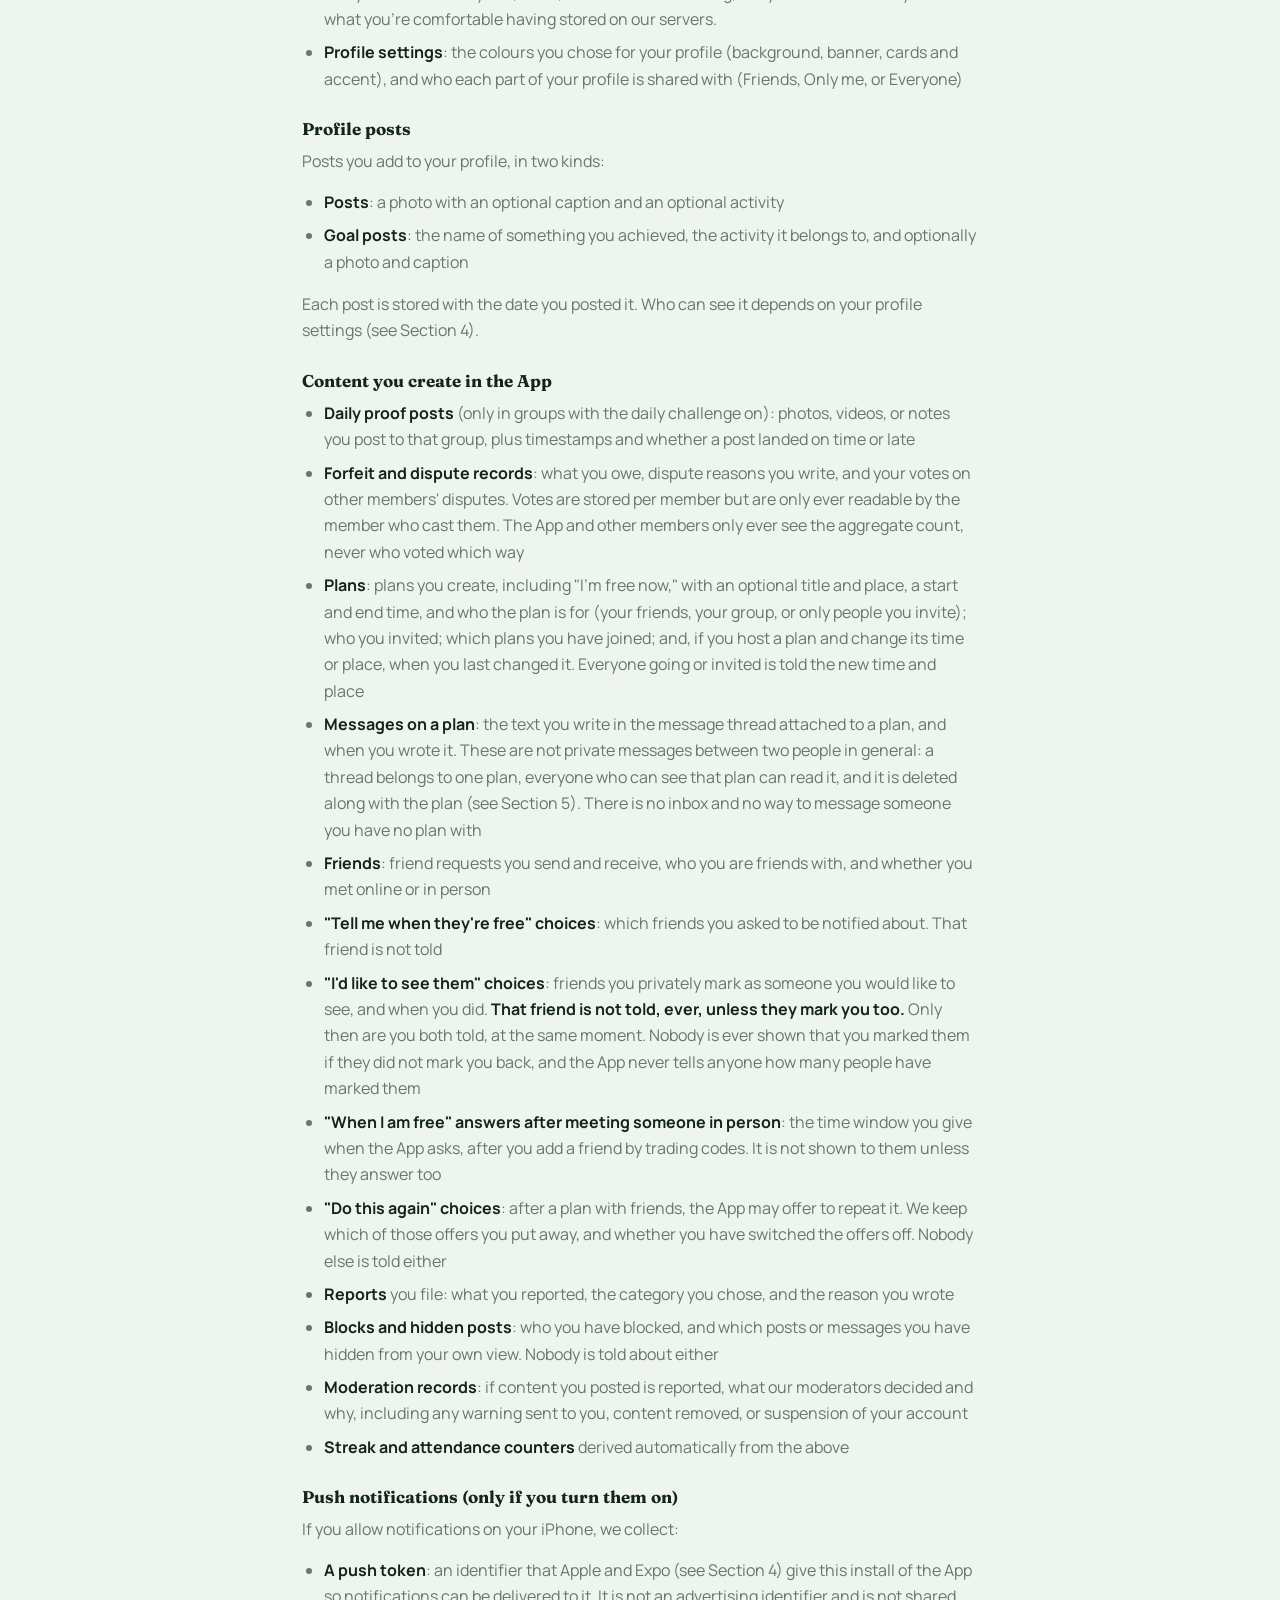
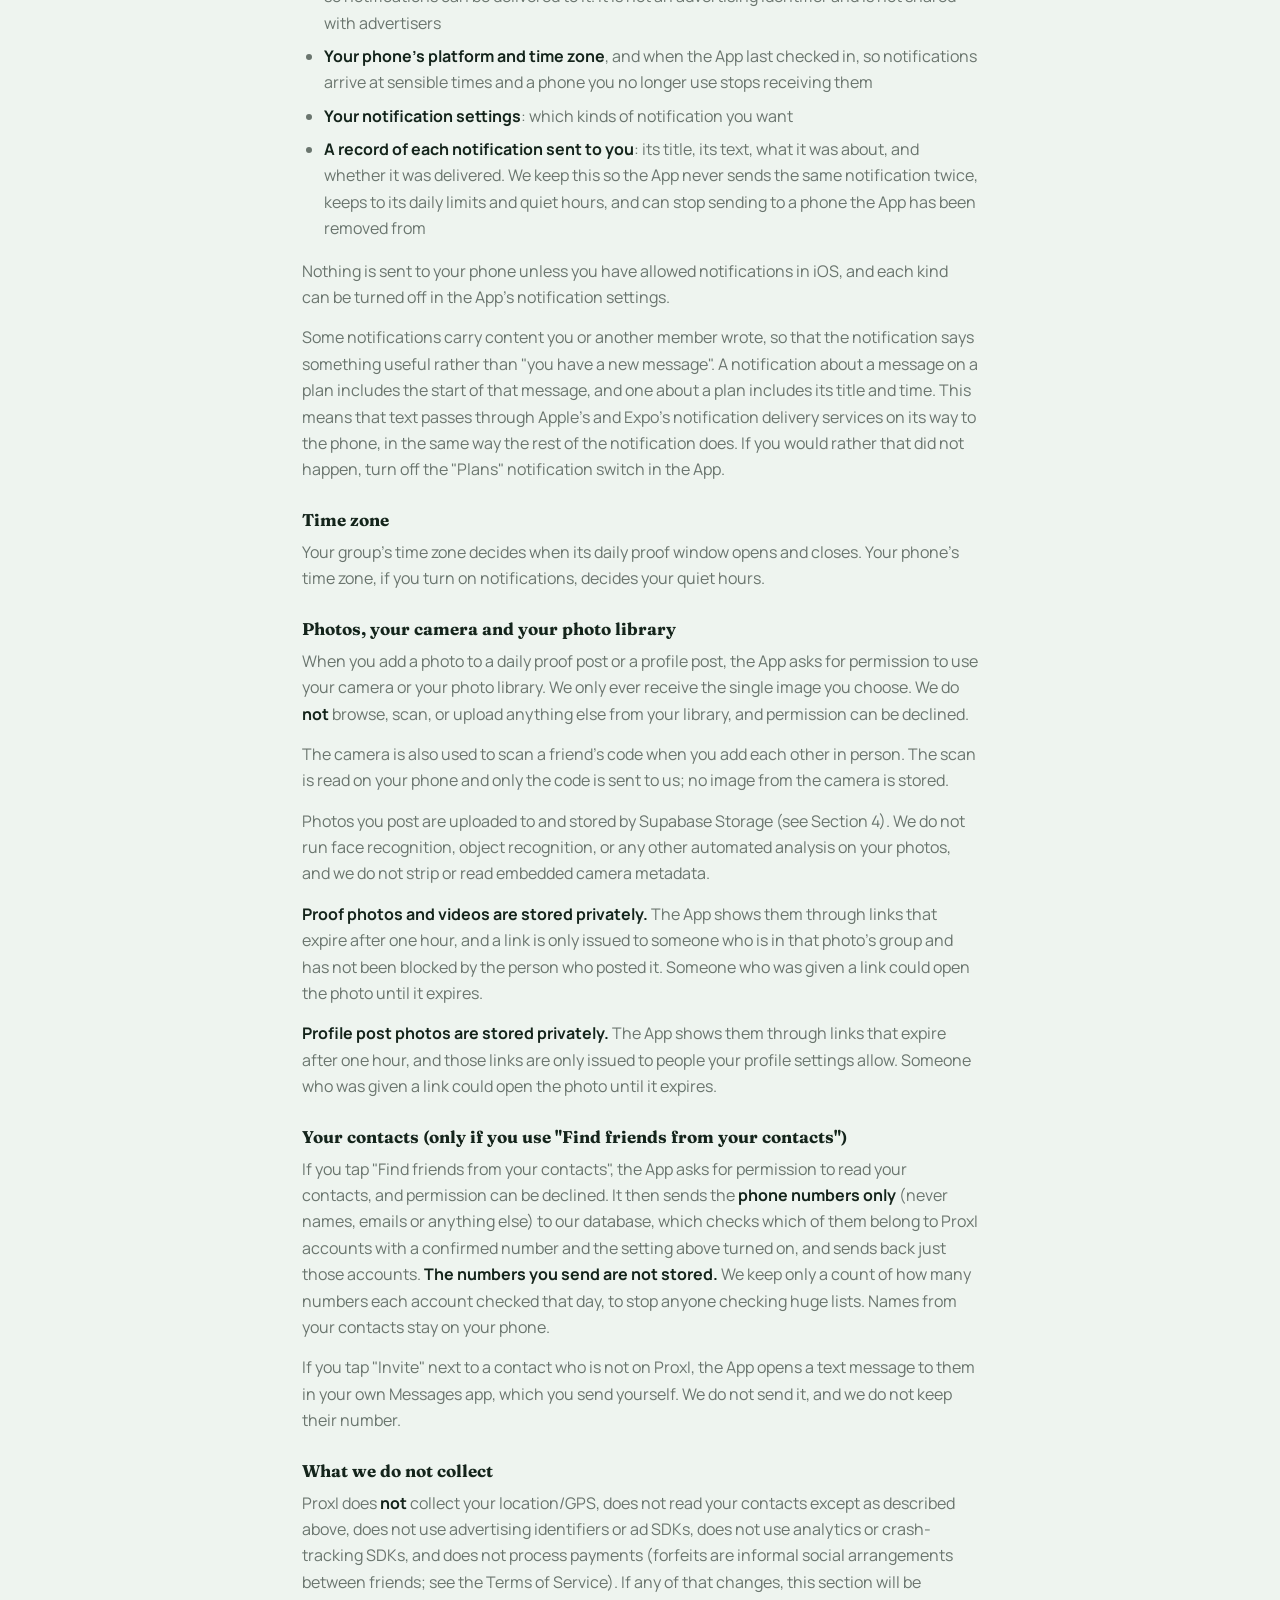
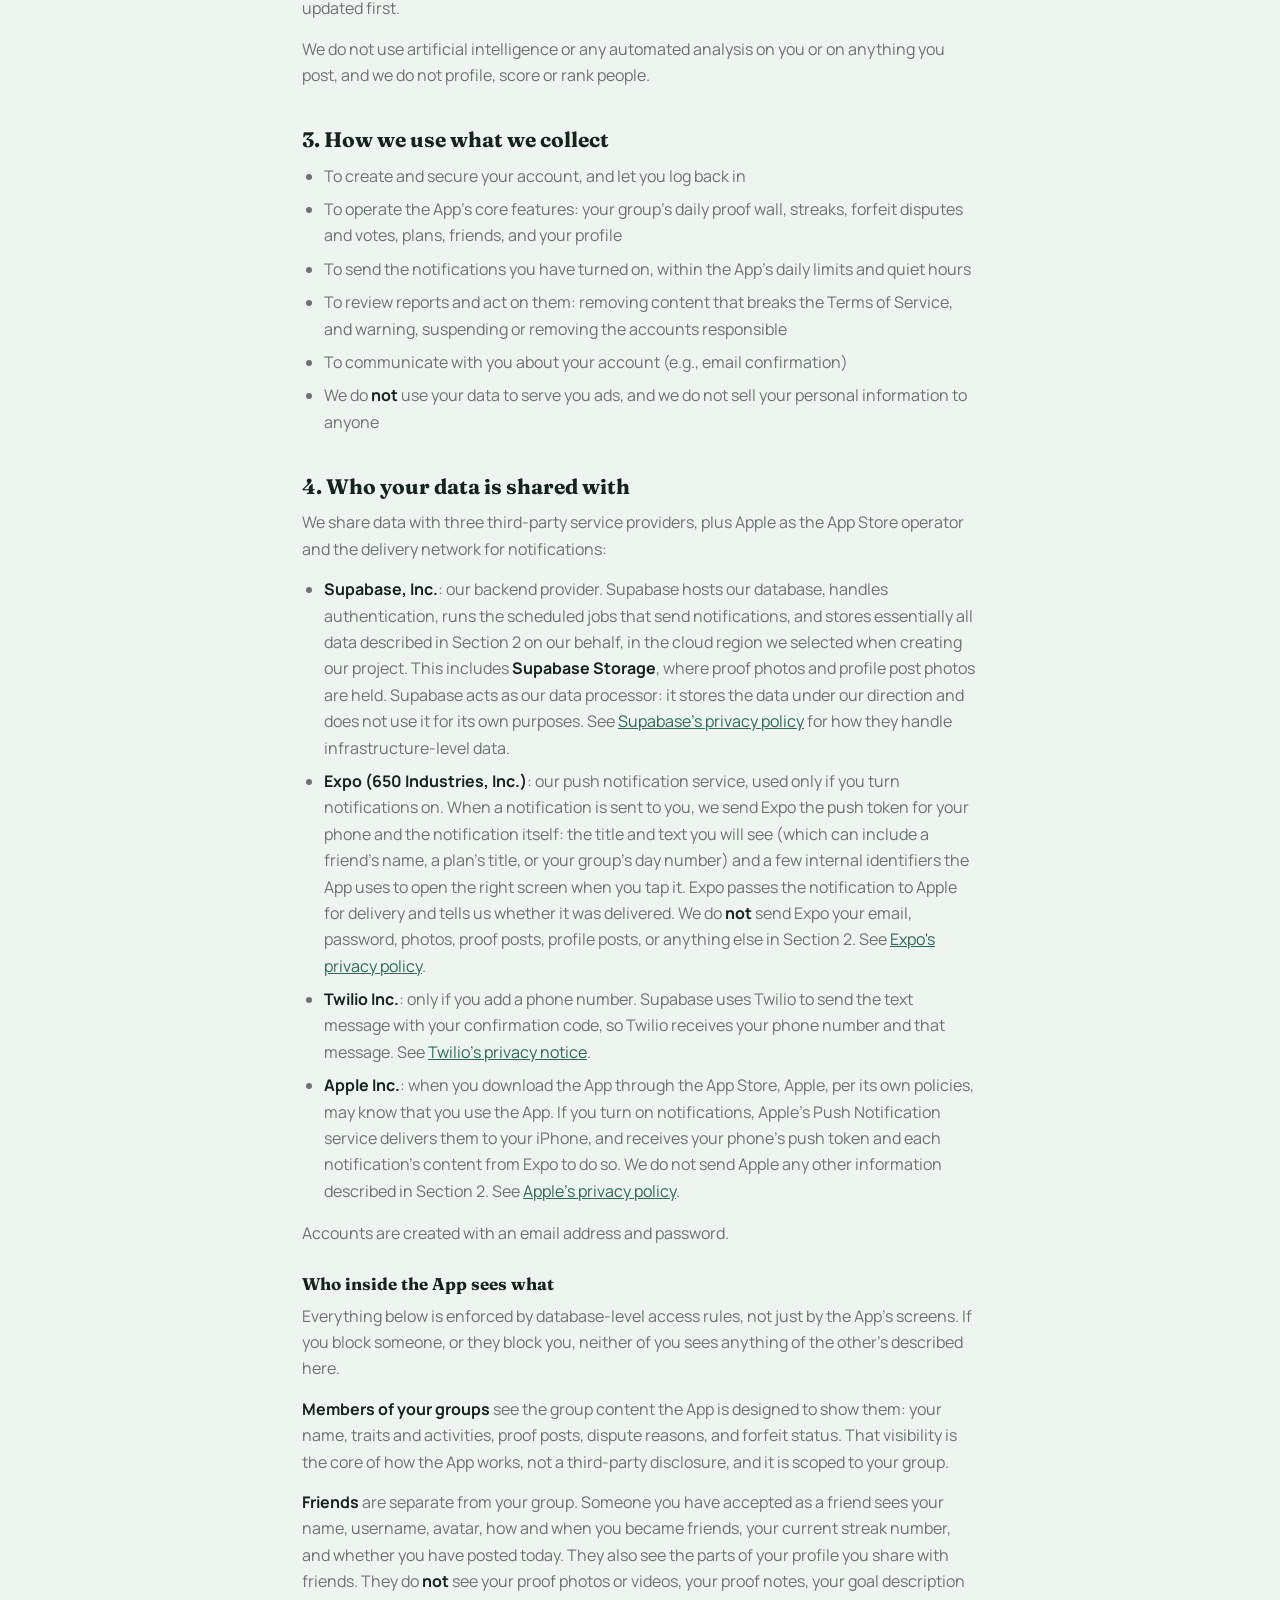
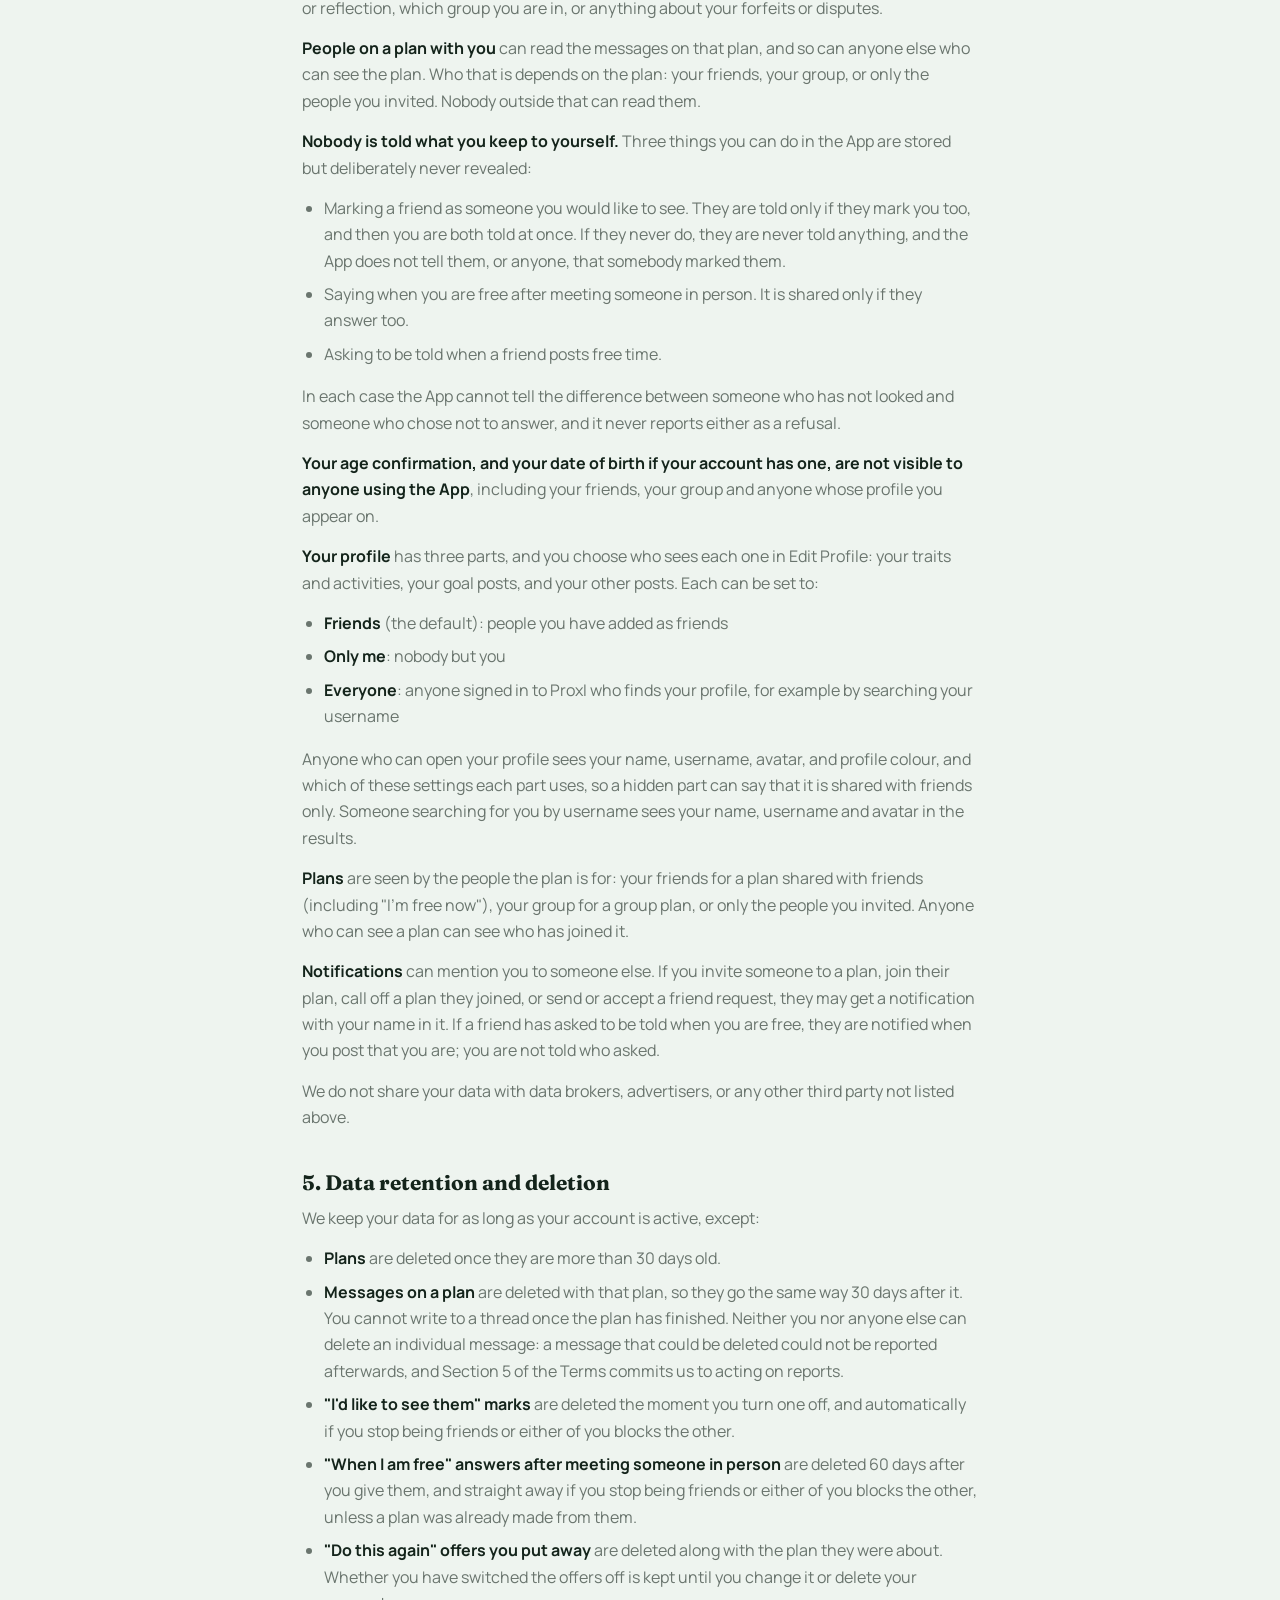
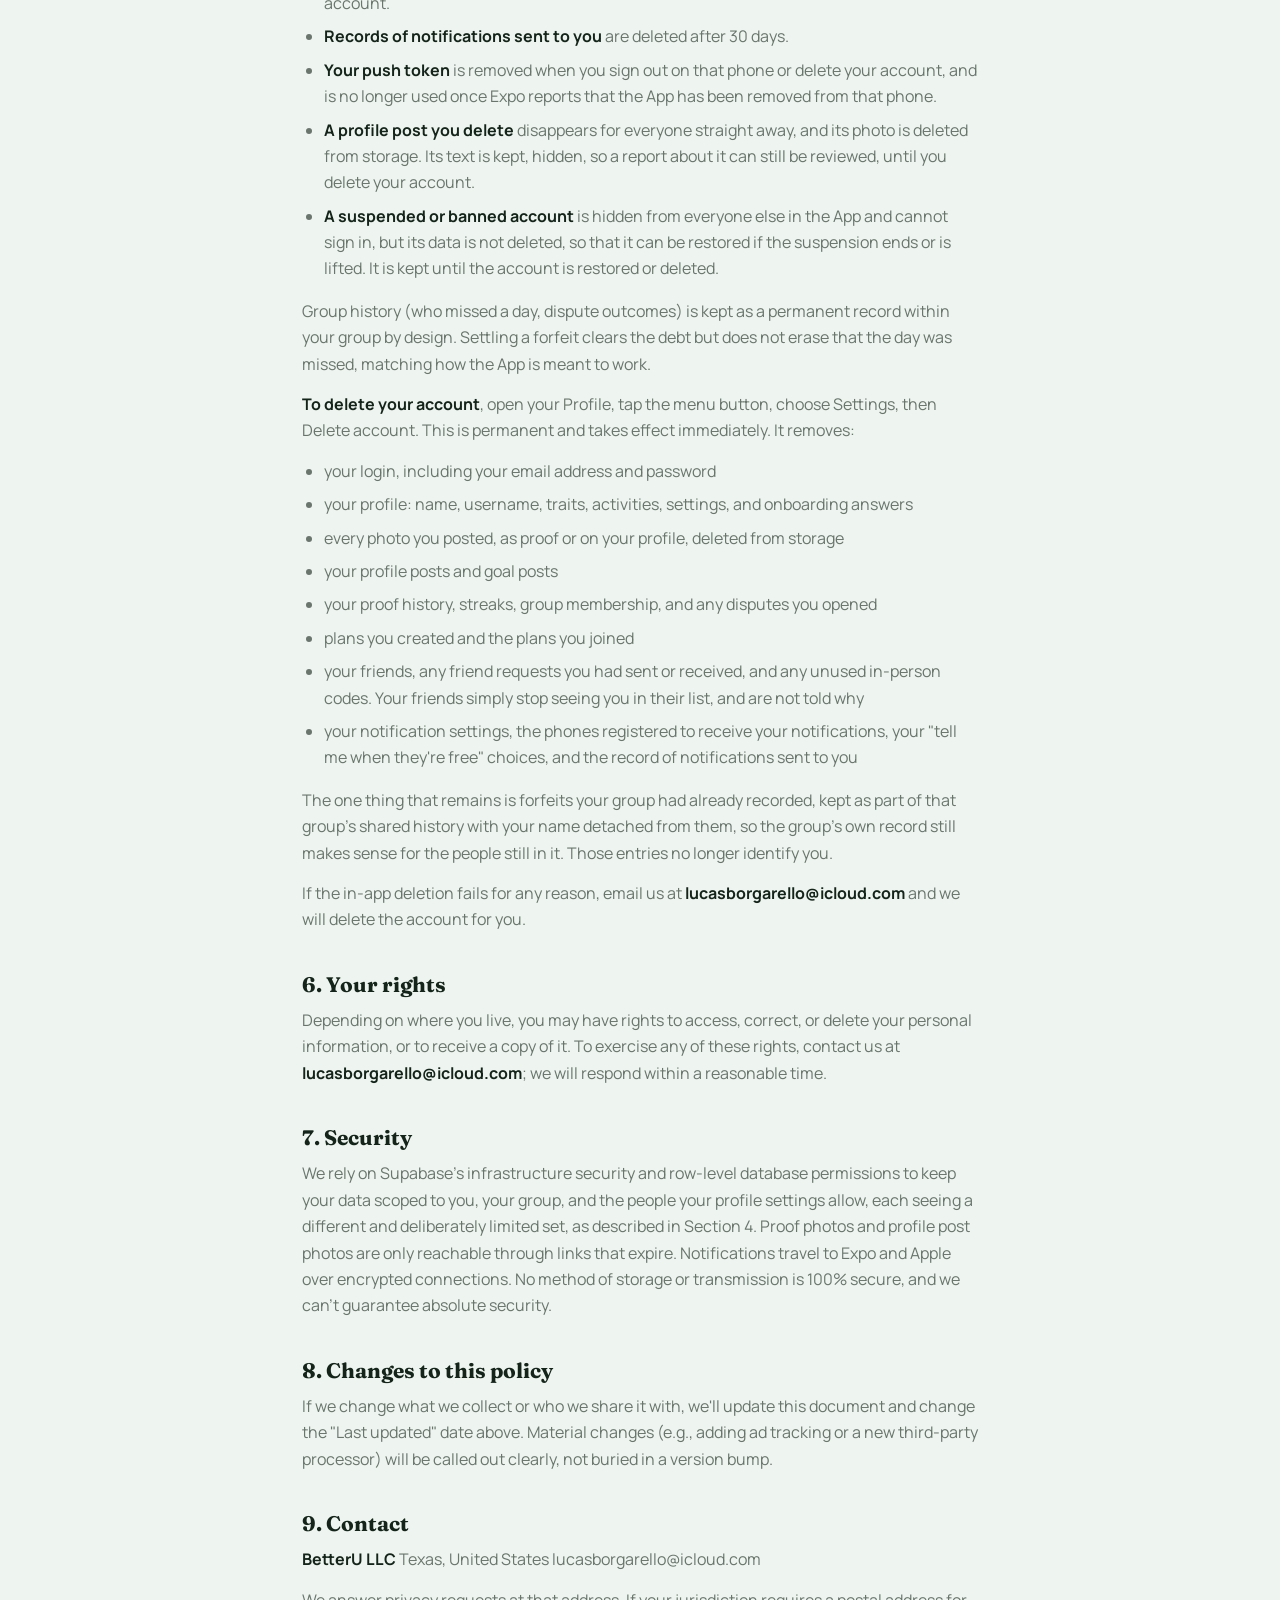
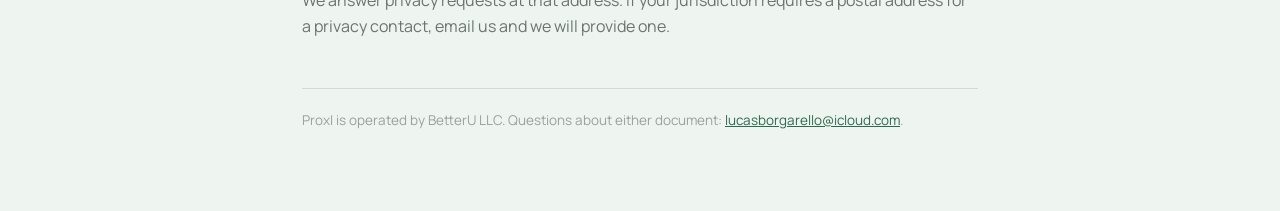
<file: privacy.html>
<!doctype html>
<html lang="en">
<head>
<meta charset="utf-8">
<meta name="viewport" content="width=device-width, initial-scale=1">
<title>ProxI Privacy Policy</title>
<link rel="canonical" href="https://borgatlat.github.io/proxi-legal/privacy.html">
<link rel="icon" type="image/png" href="icon.png">
<link rel="preconnect" href="https://fonts.googleapis.com">
<link rel="preconnect" href="https://fonts.gstatic.com" crossorigin>
<link rel="stylesheet" href="https://fonts.googleapis.com/css2?family=Fraunces:opsz,wght@9..144,600&family=Manrope:wght@500;700&display=swap">
<link rel="stylesheet" href="legal.css">
</head>
<body>
<main class="page">
<a class="back" href="index.html">&larr; ProxI</a>
<h1>ProxI Privacy Policy</h1>
<p><strong>Last updated: September 26, 2026</strong></p>
<p>This policy describes what ProxI (&quot;the App,&quot; &quot;we,&quot; &quot;us&quot;) collects, why, and who it is shared with.</p>
<p>ProxI is operated by <strong>BetterU LLC</strong> (&quot;we,&quot; &quot;us,&quot; &quot;our&quot;). If you have questions about this policy or your data, contact us at <strong>lucasborgarello@icloud.com</strong>.</p>
<h2>1. Who this applies to</h2>
<p>ProxI is intended for users <strong>13 years of age and older</strong>. We do not knowingly collect personal information from children under 13. If you believe a child under 13 has created an account, contact us at the email above and we will delete it.</p>
<h2>2. What we collect</h2>
<h3>Account information</h3>
<ul>
  <li><strong>Email address</strong>: required to create an account, used for login and account-related communication (e.g., password reset, email confirmation). Collected and authenticated by our backend provider, Supabase (see Section 4).</li>
  <li><strong>Password</strong>: never stored or seen by us in plain text. It is hashed and managed entirely by Supabase Auth.</li>
  <li><strong>When you agreed to these terms</strong>: the date and time you accepted the Terms of Service and this Privacy Policy, and which version you accepted, kept as a record that you did.</li>
  <li><strong>Age confirmation</strong>: when you create an account you confirm that you are at least the minimum age in Section 1, and we keep the date and time you confirmed it. We no longer ask for your date of birth.</li>
  <li><strong>Date of birth, for older accounts only</strong>: accounts created before September 26, 2026 gave a date of birth instead, which we used only to check the minimum age. It is stored separately from your profile, in a table no other user of the App can read by any route, and it is <strong>never shown on your profile, never shown to your friends or group, and never shared with anyone outside the providers in Section 4</strong>. To have it deleted, contact us at the address in Section 9.</li>
  <li><strong>Phone number (optional)</strong>: only if you add one in Settings. We text you a code to confirm it is yours, and it is used for one thing: letting friends who have your number in their contacts find you on ProxI. It is <strong>never shown on your profile or to anyone in the App</strong>. You can turn off &quot;Let people with my number find me&quot; at any time, and nobody can then find you by it.</li>
</ul>
<h3>Profile information</h3>
<ul>
  <li><strong>Name</strong> and <strong>username</strong></li>
  <li><strong>Traits and activities</strong>: selected from preset lists (e.g., &quot;Early riser,&quot; &quot;Running&quot;), plus up to five of each you type yourself. Who sees them depends on your settings (see Section 4)</li>
  <li><strong>An optional bio</strong>: up to 150 characters you write about yourself, shared with the same people as your traits and activities</li>
  <li><strong>A short goal description</strong>: free text describing something you're working on, collected during onboarding. It is optional, stored separately from your profile, and not visible to anyone else</li>
  <li><strong>An optional &quot;what's getting in the way&quot; reflection</strong>: free text about difficulty making friends, sticking to goals, or social media. This field is optional and visible only to you, never to other members, friends, or anyone else. It is stored separately from your profile, where no other user can read it by any route. Treat it as you would any personal journal entry: we do not analyze it, sell it, or use it for advertising, but you should still only share what you're comfortable having stored on our servers.</li>
  <li><strong>Profile settings</strong>: the colours you chose for your profile (background, banner, cards and accent), and who each part of your profile is shared with (Friends, Only me, or Everyone)</li>
</ul>
<h3>Profile posts</h3>
<p>Posts you add to your profile, in two kinds:</p>
<ul>
  <li><strong>Posts</strong>: a photo with an optional caption and an optional activity</li>
  <li><strong>Goal posts</strong>: the name of something you achieved, the activity it belongs to, and optionally a photo and caption</li>
</ul>
<p>Each post is stored with the date you posted it. Who can see it depends on your profile settings (see Section 4).</p>
<h3>Content you create in the App</h3>
<ul>
  <li><strong>Daily proof posts</strong> (only in groups with the daily challenge on): photos, videos, or notes you post to that group, plus timestamps and whether a post landed on time or late</li>
  <li><strong>Forfeit and dispute records</strong>: what you owe, dispute reasons you write, and your votes on other members' disputes. Votes are stored per member but are only ever readable by the member who cast them. The App and other members only ever see the aggregate count, never who voted which way</li>
  <li><strong>Plans</strong>: plans you create, including &quot;I'm free now,&quot; with an optional title and place, a start and end time, and who the plan is for (your friends, your group, or only people you invite); who you invited; which plans you have joined; and, if you host a plan and change its time or place, when you last changed it. Everyone going or invited is told the new time and place</li>
  <li><strong>Messages on a plan</strong>: the text you write in the message thread attached to a plan, and when you wrote it. These are not private messages between two people in general: a thread belongs to one plan, everyone who can see that plan can read it, and it is deleted along with the plan (see Section 5). There is no inbox and no way to message someone you have no plan with</li>
  <li><strong>Friends</strong>: friend requests you send and receive, who you are friends with, and whether you met online or in person</li>
  <li><strong>&quot;Tell me when they're free&quot; choices</strong>: which friends you asked to be notified about. That friend is not told</li>
  <li><strong>&quot;I'd like to see them&quot; choices</strong>: friends you privately mark as someone you would like to see, and when you did. <strong>That friend is not told, ever, unless they mark you too.</strong> Only then are you both told, at the same moment. Nobody is ever shown that you marked them if they did not mark you back, and the App never tells anyone how many people have marked them</li>
  <li><strong>&quot;When I am free&quot; answers after meeting someone in person</strong>: the time window you give when the App asks, after you add a friend by trading codes. It is not shown to them unless they answer too</li>
  <li><strong>&quot;Do this again&quot; choices</strong>: after a plan with friends, the App may offer to repeat it. We keep which of those offers you put away, and whether you have switched the offers off. Nobody else is told either</li>
  <li><strong>Reports</strong> you file: what you reported, the category you chose, and the reason you wrote</li>
  <li><strong>Blocks and hidden posts</strong>: who you have blocked, and which posts or messages you have hidden from your own view. Nobody is told about either</li>
  <li><strong>Moderation records</strong>: if content you posted is reported, what our moderators decided and why, including any warning sent to you, content removed, or suspension of your account</li>
  <li><strong>Streak and attendance counters</strong> derived automatically from the above</li>
</ul>
<h3>Push notifications (only if you turn them on)</h3>
<p>If you allow notifications on your iPhone, we collect:</p>
<ul>
  <li><strong>A push token</strong>: an identifier that Apple and Expo (see Section 4) give this install of the App so notifications can be delivered to it. It is not an advertising identifier and is not shared with advertisers</li>
  <li><strong>Your phone's platform and time zone</strong>, and when the App last checked in, so notifications arrive at sensible times and a phone you no longer use stops receiving them</li>
  <li><strong>Your notification settings</strong>: which kinds of notification you want</li>
  <li><strong>A record of each notification sent to you</strong>: its title, its text, what it was about, and whether it was delivered. We keep this so the App never sends the same notification twice, keeps to its daily limits and quiet hours, and can stop sending to a phone the App has been removed from</li>
</ul>
<p>Nothing is sent to your phone unless you have allowed notifications in iOS, and each kind can be turned off in the App's notification settings.</p>
<p>Some notifications carry content you or another member wrote, so that the notification says something useful rather than &quot;you have a new message&quot;. A notification about a message on a plan includes the start of that message, and one about a plan includes its title and time. This means that text passes through Apple's and Expo's notification delivery services on its way to the phone, in the same way the rest of the notification does. If you would rather that did not happen, turn off the &quot;Plans&quot; notification switch in the App.</p>
<h3>Time zone</h3>
<p>Your group's time zone decides when its daily proof window opens and closes. Your phone's time zone, if you turn on notifications, decides your quiet hours.</p>
<h3>Photos, your camera and your photo library</h3>
<p>When you add a photo to a daily proof post or a profile post, the App asks for permission to use your camera or your photo library. We only ever receive the single image you choose. We do <strong>not</strong> browse, scan, or upload anything else from your library, and permission can be declined.</p>
<p>The camera is also used to scan a friend's code when you add each other in person. The scan is read on your phone and only the code is sent to us; no image from the camera is stored.</p>
<p>Photos you post are uploaded to and stored by Supabase Storage (see Section 4). We do not run face recognition, object recognition, or any other automated analysis on your photos, and we do not strip or read embedded camera metadata.</p>
<p><strong>Proof photos and videos are stored privately.</strong> The App shows them through links that expire after one hour, and a link is only issued to someone who is in that photo's group and has not been blocked by the person who posted it. Someone who was given a link could open the photo until it expires.</p>
<p><strong>Profile post photos are stored privately.</strong> The App shows them through links that expire after one hour, and those links are only issued to people your profile settings allow. Someone who was given a link could open the photo until it expires.</p>
<h3>Your contacts (only if you use &quot;Find friends from your contacts&quot;)</h3>
<p>If you tap &quot;Find friends from your contacts&quot;, the App asks for permission to read your contacts, and permission can be declined. It then sends the <strong>phone numbers only</strong> (never names, emails or anything else) to our database, which checks which of them belong to ProxI accounts with a confirmed number and the setting above turned on, and sends back just those accounts. <strong>The numbers you send are not stored.</strong> We keep only a count of how many numbers each account checked that day, to stop anyone checking huge lists. Names from your contacts stay on your phone.</p>
<p>If you tap &quot;Invite&quot; next to a contact who is not on ProxI, the App opens a text message to them in your own Messages app, which you send yourself. We do not send it, and we do not keep their number.</p>
<h3>What we do <strong>not</strong> collect</h3>
<p>ProxI does <strong>not</strong> collect your location/GPS, does not read your contacts except as described above, does not use advertising identifiers or ad SDKs, does not use analytics or crash-tracking SDKs, and does not process payments (forfeits are informal social arrangements between friends; see the Terms of Service). If any of that changes, this section will be updated first.</p>
<p>We do not use artificial intelligence or any automated analysis on you or on anything you post, and we do not profile, score or rank people.</p>
<h2>3. How we use what we collect</h2>
<ul>
  <li>To create and secure your account, and let you log back in</li>
  <li>To operate the App's core features: your group's daily proof wall, streaks, forfeit disputes and votes, plans, friends, and your profile</li>
  <li>To send the notifications you have turned on, within the App's daily limits and quiet hours</li>
  <li>To review reports and act on them: removing content that breaks the Terms of Service, and warning, suspending or removing the accounts responsible</li>
  <li>To communicate with you about your account (e.g., email confirmation)</li>
  <li>We do <strong>not</strong> use your data to serve you ads, and we do not sell your personal information to anyone</li>
</ul>
<h2>4. Who your data is shared with</h2>
<p>We share data with three third-party service providers, plus Apple as the App Store operator and the delivery network for notifications:</p>
<ul>
  <li><strong>Supabase, Inc.</strong>: our backend provider. Supabase hosts our database, handles authentication, runs the scheduled jobs that send notifications, and stores essentially all data described in Section 2 on our behalf, in the cloud region we selected when creating our project. This includes <strong>Supabase Storage</strong>, where proof photos and profile post photos are held. Supabase acts as our data processor: it stores the data under our direction and does not use it for its own purposes. See <a href="https://supabase.com/privacy" rel="noopener noreferrer" target="_blank">Supabase's privacy policy</a> for how they handle infrastructure-level data.</li>
  <li><strong>Expo (650 Industries, Inc.)</strong>: our push notification service, used only if you turn notifications on. When a notification is sent to you, we send Expo the push token for your phone and the notification itself: the title and text you will see (which can include a friend's name, a plan's title, or your group's day number) and a few internal identifiers the App uses to open the right screen when you tap it. Expo passes the notification to Apple for delivery and tells us whether it was delivered. We do <strong>not</strong> send Expo your email, password, photos, proof posts, profile posts, or anything else in Section 2. See <a href="https://expo.dev/privacy" rel="noopener noreferrer" target="_blank">Expo's privacy policy</a>.</li>
  <li><strong>Twilio Inc.</strong>: only if you add a phone number. Supabase uses Twilio to send the text message with your confirmation code, so Twilio receives your phone number and that message. See <a href="https://www.twilio.com/en-us/legal/privacy" rel="noopener noreferrer" target="_blank">Twilio's privacy notice</a>.</li>
  <li><strong>Apple Inc.</strong>: when you download the App through the App Store, Apple, per its own policies, may know that you use the App. If you turn on notifications, Apple's Push Notification service delivers them to your iPhone, and receives your phone's push token and each notification's content from Expo to do so. We do not send Apple any other information described in Section 2. See <a href="https://www.apple.com/legal/privacy/" rel="noopener noreferrer" target="_blank">Apple's privacy policy</a>.</li>
</ul>
<p>Accounts are created with an email address and password.</p>
<h3>Who inside the App sees what</h3>
<p>Everything below is enforced by database-level access rules, not just by the App's screens. If you block someone, or they block you, neither of you sees anything of the other's described here.</p>
<p><strong>Members of your groups</strong> see the group content the App is designed to show them: your name, traits and activities, proof posts, dispute reasons, and forfeit status. That visibility is the core of how the App works, not a third-party disclosure, and it is scoped to your group.</p>
<p><strong>Friends</strong> are separate from your group. Someone you have accepted as a friend sees your name, username, avatar, how and when you became friends, your current streak number, and whether you have posted today. They also see the parts of your profile you share with friends. They do <strong>not</strong> see your proof photos or videos, your proof notes, your goal description or reflection, which group you are in, or anything about your forfeits or disputes.</p>
<p><strong>People on a plan with you</strong> can read the messages on that plan, and so can anyone else who can see the plan. Who that is depends on the plan: your friends, your group, or only the people you invited. Nobody outside that can read them.</p>
<p><strong>Nobody is told what you keep to yourself.</strong> Three things you can do in the App are stored but deliberately never revealed:</p>
<ul>
  <li>Marking a friend as someone you would like to see. They are told only if they mark you too, and then you are both told at once. If they never do, they are never told anything, and the App does not tell them, or anyone, that somebody marked them.</li>
  <li>Saying when you are free after meeting someone in person. It is shared only if they answer too.</li>
  <li>Asking to be told when a friend posts free time.</li>
</ul>
<p>In each case the App cannot tell the difference between someone who has not looked and someone who chose not to answer, and it never reports either as a refusal.</p>
<p><strong>Your age confirmation, and your date of birth if your account has one, are not visible to anyone using the App</strong>, including your friends, your group and anyone whose profile you appear on.</p>
<p><strong>Your profile</strong> has three parts, and you choose who sees each one in Edit Profile: your traits and activities, your goal posts, and your other posts. Each can be set to:</p>
<ul>
  <li><strong>Friends</strong> (the default): people you have added as friends</li>
  <li><strong>Only me</strong>: nobody but you</li>
  <li><strong>Everyone</strong>: anyone signed in to ProxI who finds your profile, for example by searching your username</li>
</ul>
<p>Anyone who can open your profile sees your name, username, avatar, and profile colour, and which of these settings each part uses, so a hidden part can say that it is shared with friends only. Someone searching for you by username sees your name, username and avatar in the results.</p>
<p><strong>Plans</strong> are seen by the people the plan is for: your friends for a plan shared with friends (including &quot;I'm free now&quot;), your group for a group plan, or only the people you invited. Anyone who can see a plan can see who has joined it.</p>
<p><strong>Notifications</strong> can mention you to someone else. If you invite someone to a plan, join their plan, call off a plan they joined, or send or accept a friend request, they may get a notification with your name in it. If a friend has asked to be told when you are free, they are notified when you post that you are; you are not told who asked.</p>
<p>We do not share your data with data brokers, advertisers, or any other third party not listed above.</p>
<h2>5. Data retention and deletion</h2>
<p>We keep your data for as long as your account is active, except:</p>
<ul>
  <li><strong>Plans</strong> are deleted once they are more than 30 days old.</li>
  <li><strong>Messages on a plan</strong> are deleted with that plan, so they go the same way 30 days after it. You cannot write to a thread once the plan has finished. Neither you nor anyone else can delete an individual message: a message that could be deleted could not be reported afterwards, and Section 5 of the Terms commits us to acting on reports.</li>
  <li><strong>&quot;I'd like to see them&quot; marks</strong> are deleted the moment you turn one off, and automatically if you stop being friends or either of you blocks the other.</li>
  <li><strong>&quot;When I am free&quot; answers after meeting someone in person</strong> are deleted 60 days after you give them, and straight away if you stop being friends or either of you blocks the other, unless a plan was already made from them.</li>
  <li><strong>&quot;Do this again&quot; offers you put away</strong> are deleted along with the plan they were about. Whether you have switched the offers off is kept until you change it or delete your account.</li>
  <li><strong>Records of notifications sent to you</strong> are deleted after 30 days.</li>
  <li><strong>Your push token</strong> is removed when you sign out on that phone or delete your account, and is no longer used once Expo reports that the App has been removed from that phone.</li>
  <li><strong>A profile post you delete</strong> disappears for everyone straight away, and its photo is deleted from storage. Its text is kept, hidden, so a report about it can still be reviewed, until you delete your account.</li>
  <li><strong>A suspended or banned account</strong> is hidden from everyone else in the App and cannot sign in, but its data is not deleted, so that it can be restored if the suspension ends or is lifted. It is kept until the account is restored or deleted.</li>
</ul>
<p>Group history (who missed a day, dispute outcomes) is kept as a permanent record within your group by design. Settling a forfeit clears the debt but does not erase that the day was missed, matching how the App is meant to work.</p>
<p><strong>To delete your account</strong>, open your Profile, tap the menu button, choose Settings, then Delete account. This is permanent and takes effect immediately. It removes:</p>
<ul>
  <li>your login, including your email address and password</li>
  <li>your profile: name, username, traits, activities, settings, and onboarding answers</li>
  <li>every photo you posted, as proof or on your profile, deleted from storage</li>
  <li>your profile posts and goal posts</li>
  <li>your proof history, streaks, group membership, and any disputes you opened</li>
  <li>plans you created and the plans you joined</li>
  <li>your friends, any friend requests you had sent or received, and any unused in-person codes. Your friends simply stop seeing you in their list, and are not told why</li>
  <li>your notification settings, the phones registered to receive your notifications, your &quot;tell me when they're free&quot; choices, and the record of notifications sent to you</li>
</ul>
<p>The one thing that remains is forfeits your group had already recorded, kept as part of that group's shared history with your name detached from them, so the group's own record still makes sense for the people still in it. Those entries no longer identify you.</p>
<p>If the in-app deletion fails for any reason, email us at <strong>lucasborgarello@icloud.com</strong> and we will delete the account for you.</p>
<h2>6. Your rights</h2>
<p>Depending on where you live, you may have rights to access, correct, or delete your personal information, or to receive a copy of it. To exercise any of these rights, contact us at <strong>lucasborgarello@icloud.com</strong>; we will respond within a reasonable time.</p>
<h2>7. Security</h2>
<p>We rely on Supabase's infrastructure security and row-level database permissions to keep your data scoped to you, your group, and the people your profile settings allow, each seeing a different and deliberately limited set, as described in Section 4. Proof photos and profile post photos are only reachable through links that expire. Notifications travel to Expo and Apple over encrypted connections. No method of storage or transmission is 100% secure, and we can't guarantee absolute security.</p>
<h2>8. Changes to this policy</h2>
<p>If we change what we collect or who we share it with, we'll update this document and change the &quot;Last updated&quot; date above. Material changes (e.g., adding ad tracking or a new third-party processor) will be called out clearly, not buried in a version bump.</p>
<h2>9. Contact</h2>
<p><strong>BetterU LLC</strong> Texas, United States lucasborgarello@icloud.com</p>
<p>We answer privacy requests at that address. If your jurisdiction requires a postal address for a privacy contact, email us and we will provide one.</p>
<footer>
ProxI is operated by BetterU LLC. Questions about either document:
<a href="mailto:lucasborgarello@icloud.com">lucasborgarello@icloud.com</a>.
</footer>
</main>
</body>
</html>
</file>
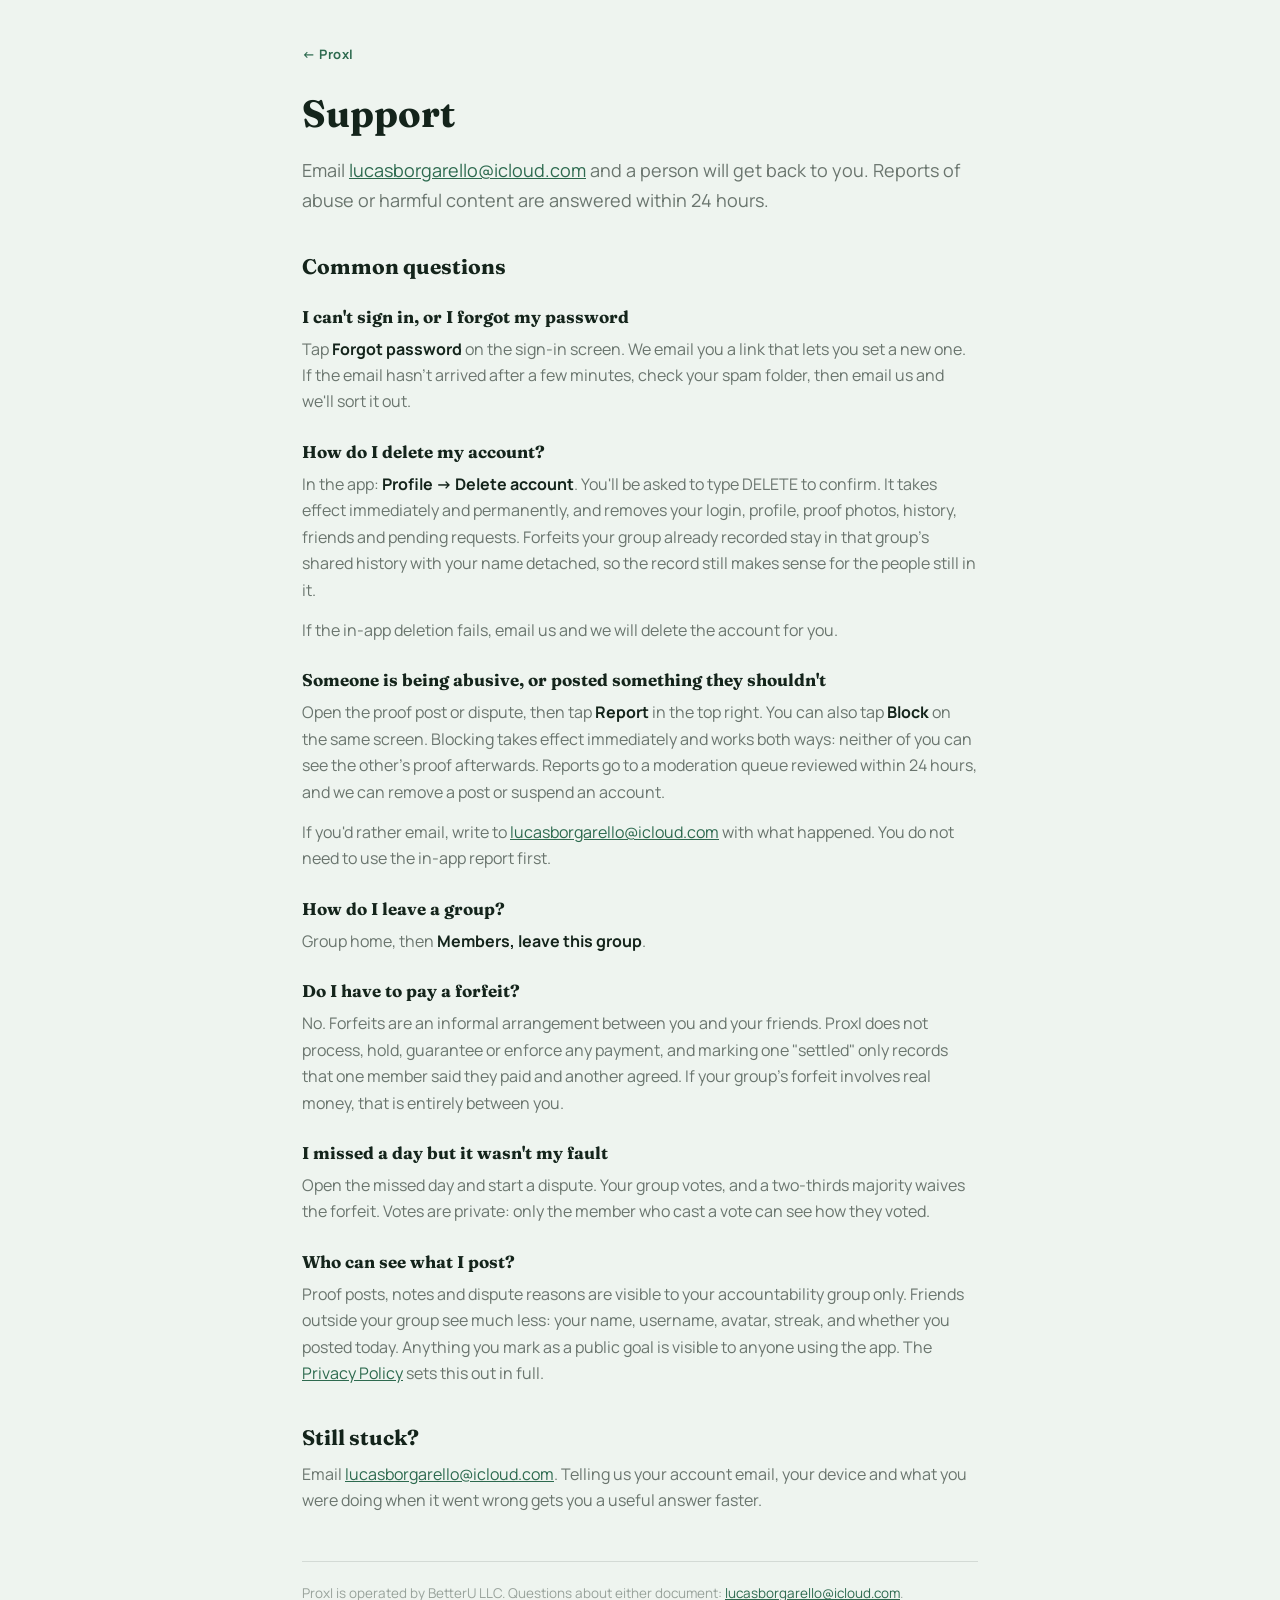
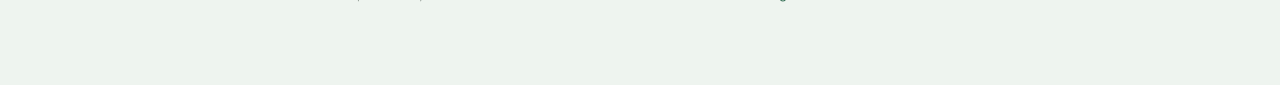
<file: support.html>
<!doctype html>
<html lang="en">
<head>
<meta charset="utf-8">
<meta name="viewport" content="width=device-width, initial-scale=1">
<title>ProxI Support</title>
<link rel="canonical" href="https://borgatlat.github.io/proxi-legal/support.html">
<link rel="icon" type="image/png" href="icon.png">
<link rel="preconnect" href="https://fonts.googleapis.com">
<link rel="preconnect" href="https://fonts.gstatic.com" crossorigin>
<link rel="stylesheet" href="https://fonts.googleapis.com/css2?family=Fraunces:opsz,wght@9..144,600&family=Manrope:wght@500;700&display=swap">
<link rel="stylesheet" href="legal.css">
</head>
<body>
<main class="page">
<a class="back" href="index.html">&larr; ProxI</a>
<h1>Support</h1>
<p class="lede">
Email <a href="mailto:lucasborgarello@icloud.com">lucasborgarello@icloud.com</a> and a person will get back to
you. Reports of abuse or harmful content are answered within 24 hours.
</p>

<h2>Common questions</h2>

<h3>I can't sign in, or I forgot my password</h3>
<p>
Tap <strong>Forgot password</strong> on the sign-in screen. We email you a link
that lets you set a new one. If the email hasn't arrived after a few minutes,
check your spam folder, then email us and we'll sort it out.
</p>

<h3>How do I delete my account?</h3>
<p>
In the app: <strong>Profile &rarr; Delete account</strong>. You'll be asked to
type DELETE to confirm. It takes effect immediately and permanently, and
removes your login, profile, proof photos, history, friends and pending
requests. Forfeits your group already recorded stay in that group's shared
history with your name detached, so the record still makes sense for the
people still in it.
</p>
<p>
If the in-app deletion fails, email us and we will delete the account for you.
</p>

<h3>Someone is being abusive, or posted something they shouldn't</h3>
<p>
Open the proof post or dispute, then tap <strong>Report</strong> in the top
right. You can also tap <strong>Block</strong> on the same screen. Blocking
takes effect immediately and works both ways: neither of you can see the
other's proof afterwards. Reports go to a moderation queue reviewed within 24
hours, and we can remove a post or suspend an account.
</p>
<p>
If you'd rather email, write to <a href="mailto:lucasborgarello@icloud.com">lucasborgarello@icloud.com</a> with
what happened. You do not need to use the in-app report first.
</p>

<h3>How do I leave a group?</h3>
<p>
Group home, then <strong>Members, leave this group</strong>.
</p>

<h3>Do I have to pay a forfeit?</h3>
<p>
No. Forfeits are an informal arrangement between you and your friends. ProxI
does not process, hold, guarantee or enforce any payment, and marking one
"settled" only records that one member said they paid and another agreed. If
your group's forfeit involves real money, that is entirely between you.
</p>

<h3>I missed a day but it wasn't my fault</h3>
<p>
Open the missed day and start a dispute. Your group votes, and a two-thirds
majority waives the forfeit. Votes are private: only the member who cast a
vote can see how they voted.
</p>

<h3>Who can see what I post?</h3>
<p>
Proof posts, notes and dispute reasons are visible to your accountability
group only. Friends outside your group see much less: your name, username,
avatar, streak, and whether you posted today. Anything you mark as a public
goal is visible to anyone using the app. The
<a href="privacy.html">Privacy Policy</a> sets this out in full.
</p>

<h2>Still stuck?</h2>
<p>
Email <a href="mailto:lucasborgarello@icloud.com">lucasborgarello@icloud.com</a>. Telling us your account email,
your device and what you were doing when it went wrong gets you a useful answer
faster.
</p>
<footer>
ProxI is operated by BetterU LLC. Questions about either document:
<a href="mailto:lucasborgarello@icloud.com">lucasborgarello@icloud.com</a>.
</footer>
</main>
</body>
</html>
</file>
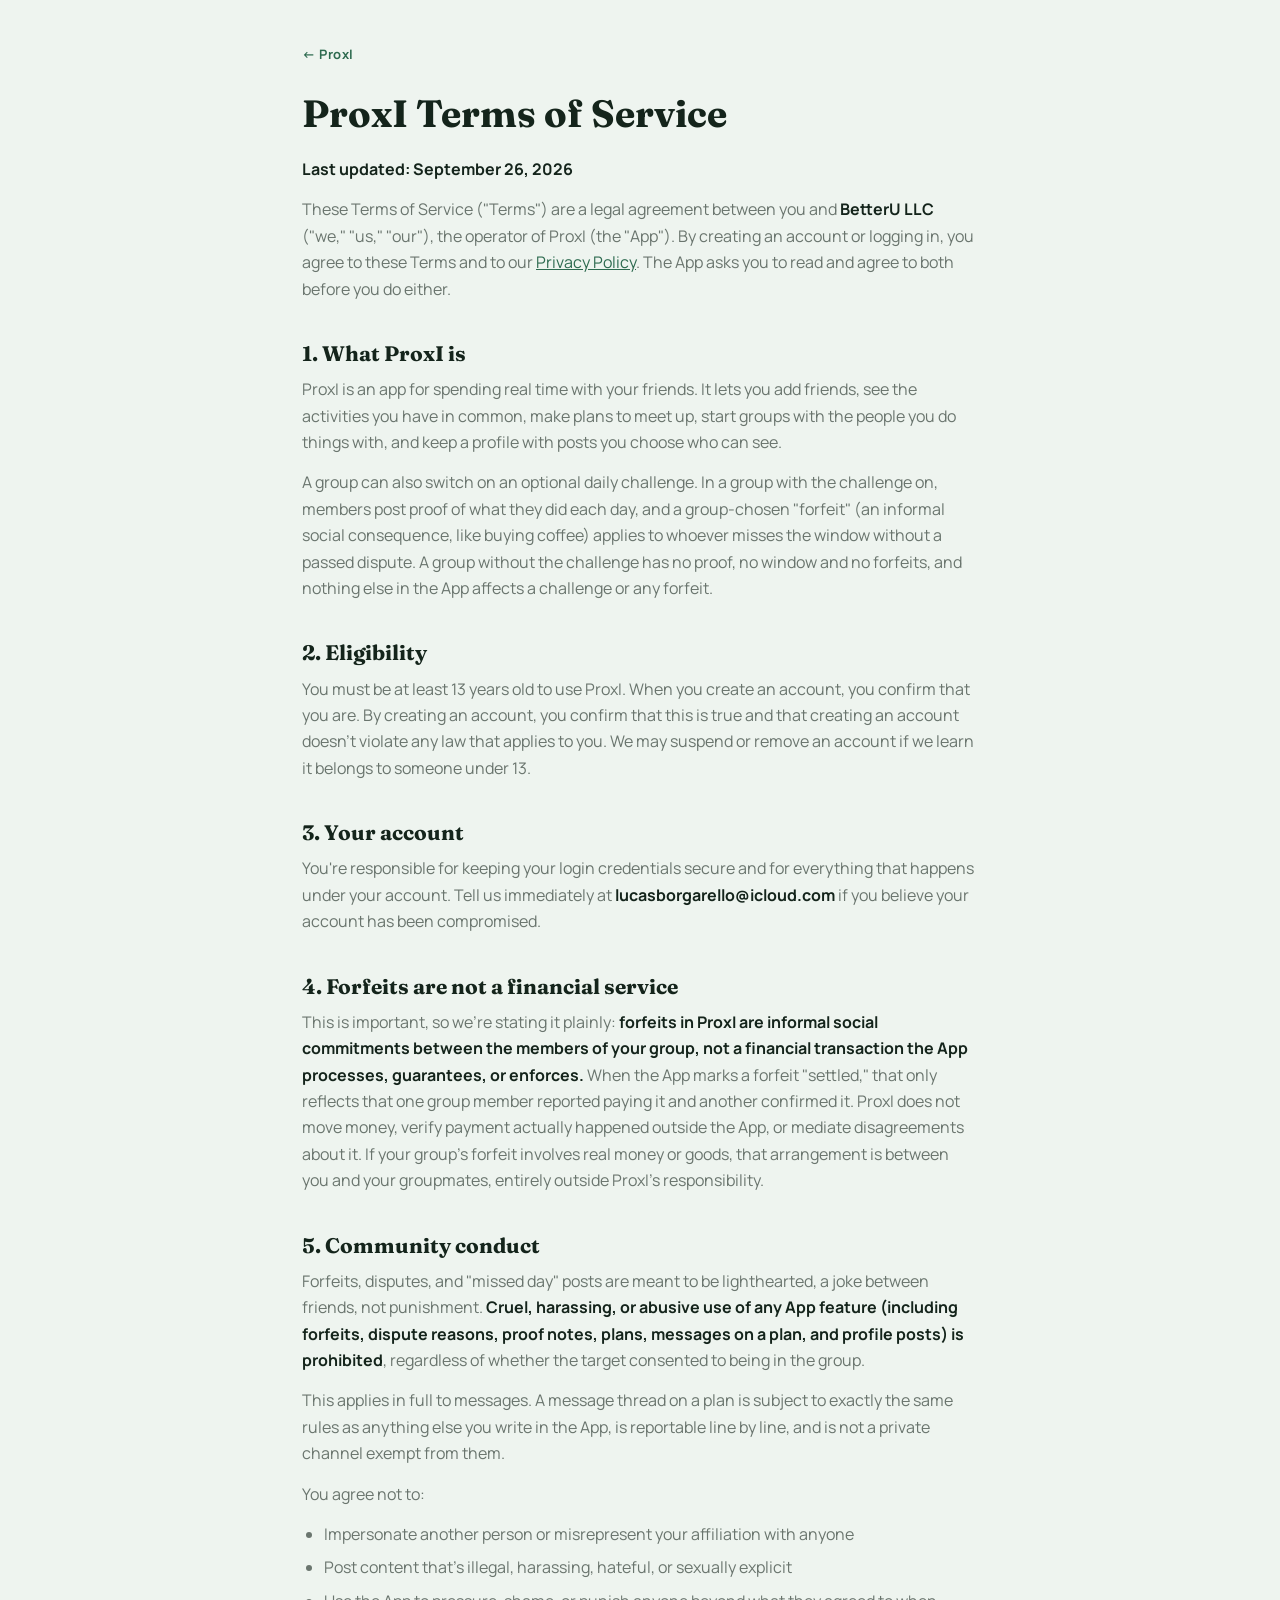
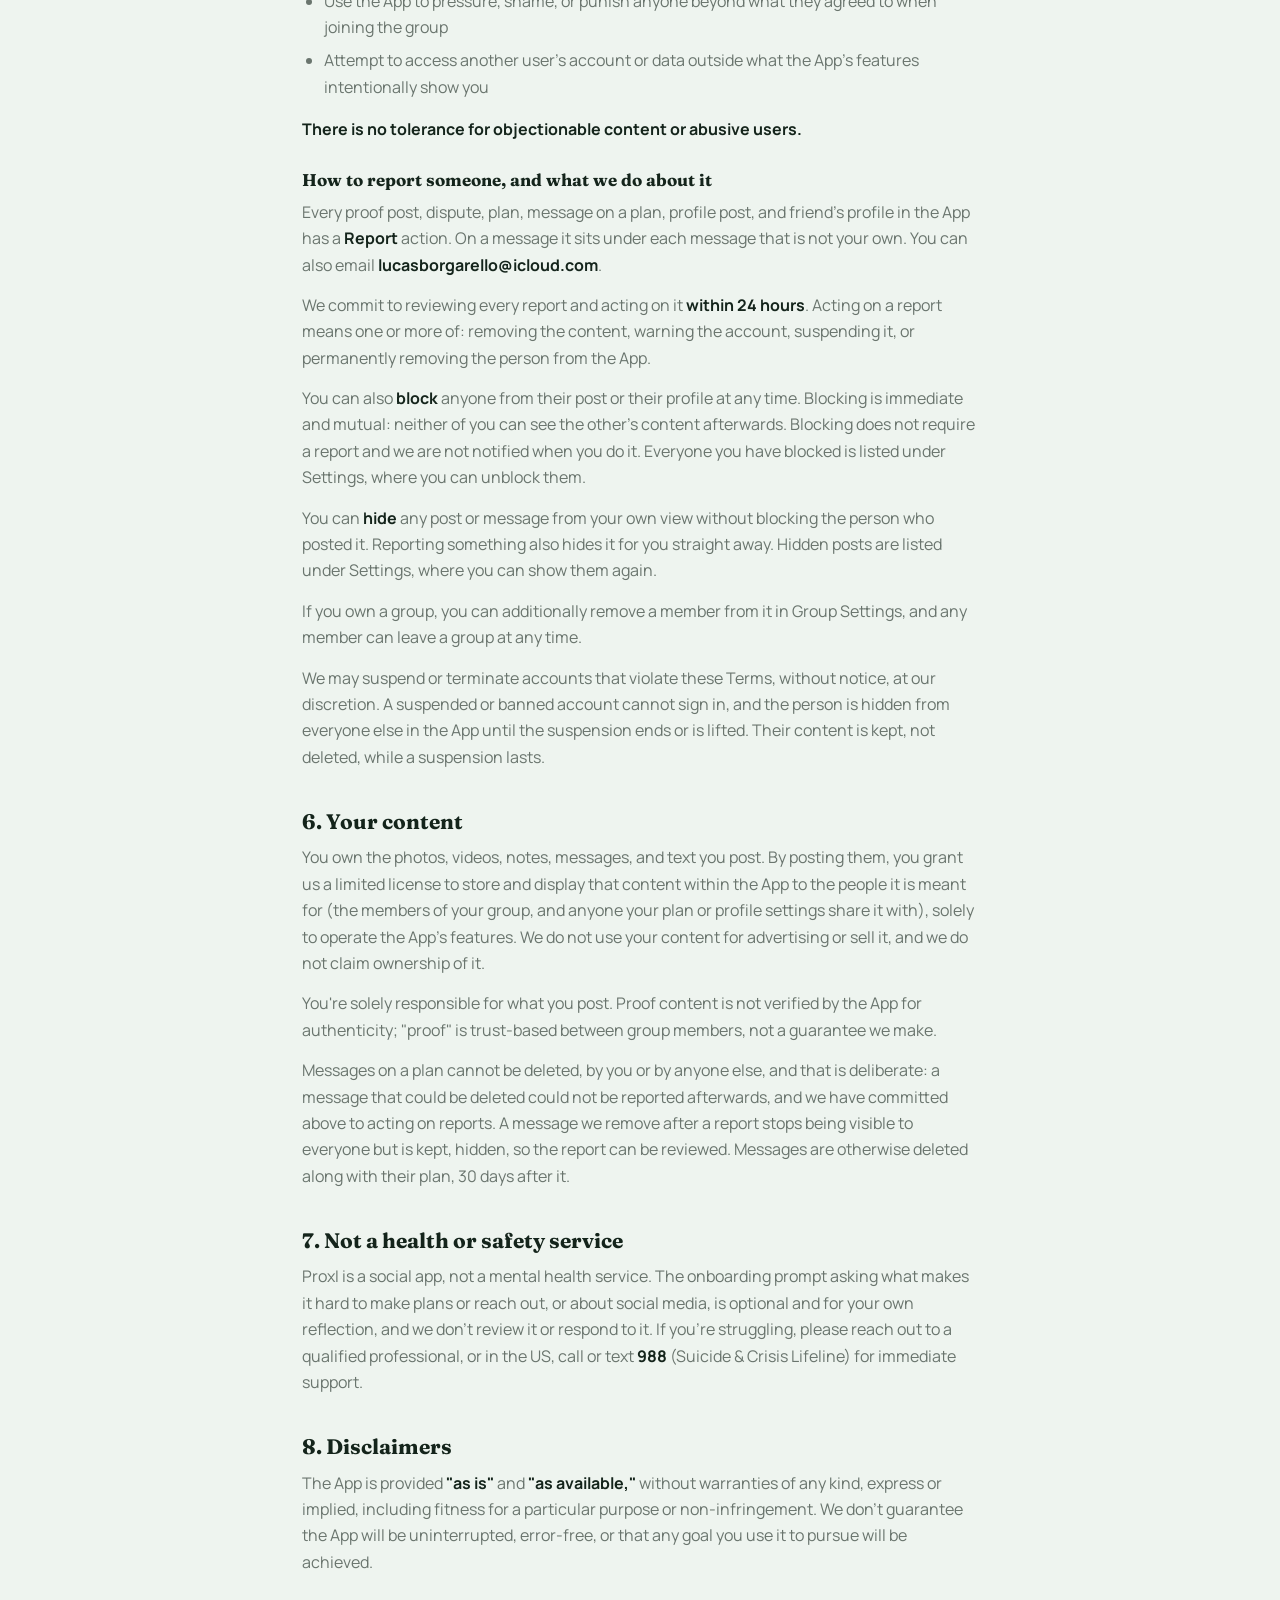
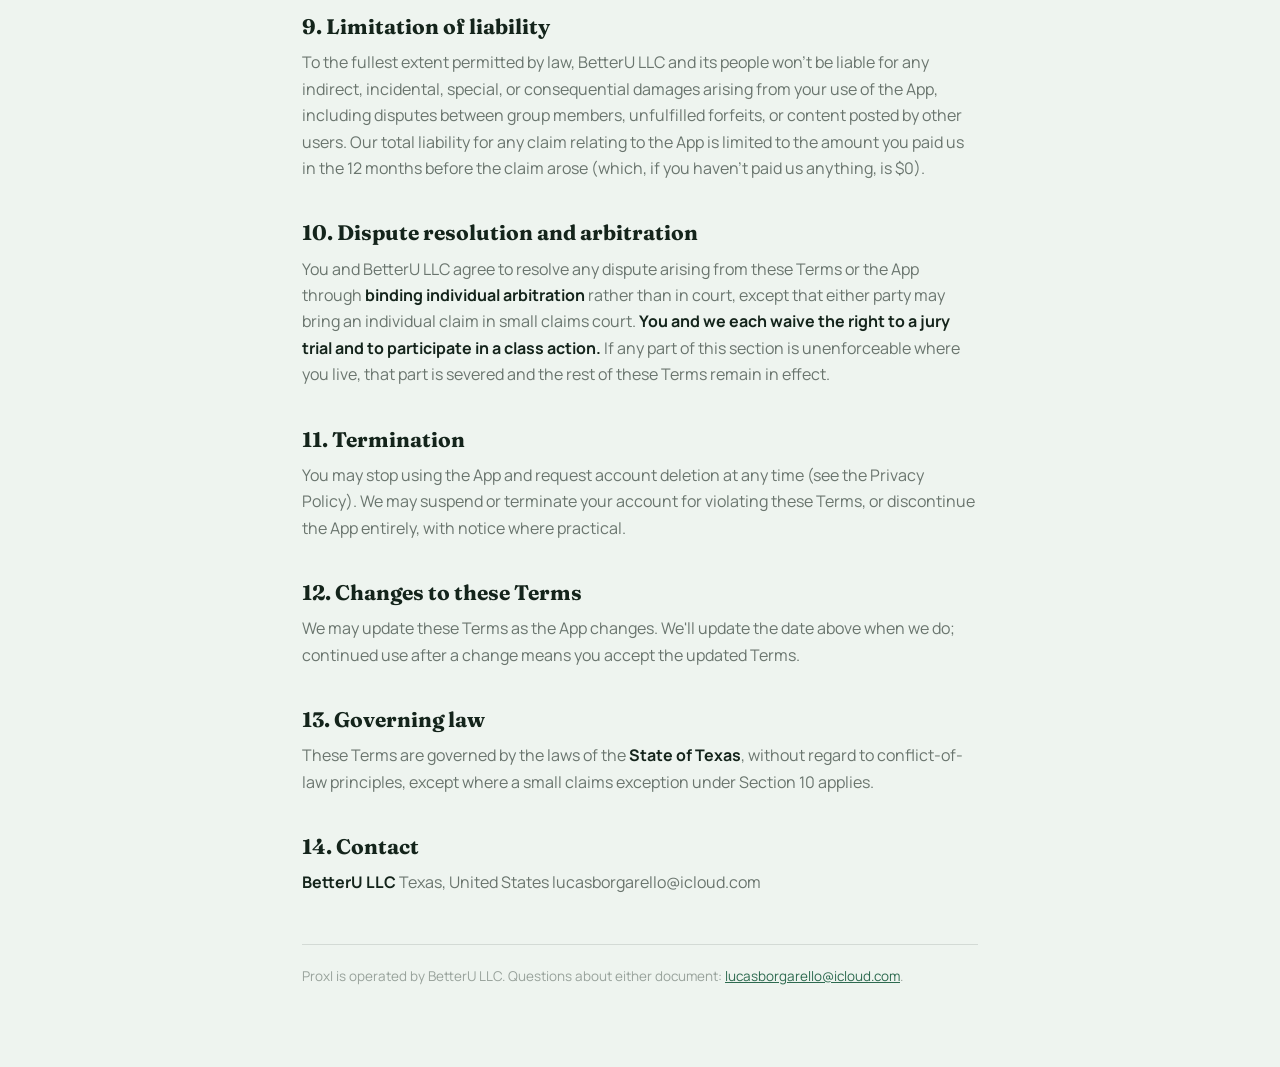
<file: terms.html>
<!doctype html>
<html lang="en">
<head>
<meta charset="utf-8">
<meta name="viewport" content="width=device-width, initial-scale=1">
<title>ProxI Terms of Service</title>
<link rel="canonical" href="https://borgatlat.github.io/proxi-legal/terms.html">
<link rel="icon" type="image/png" href="icon.png">
<link rel="preconnect" href="https://fonts.googleapis.com">
<link rel="preconnect" href="https://fonts.gstatic.com" crossorigin>
<link rel="stylesheet" href="https://fonts.googleapis.com/css2?family=Fraunces:opsz,wght@9..144,600&family=Manrope:wght@500;700&display=swap">
<link rel="stylesheet" href="legal.css">
</head>
<body>
<main class="page">
<a class="back" href="index.html">&larr; ProxI</a>
<h1>ProxI Terms of Service</h1>
<p><strong>Last updated: September 26, 2026</strong></p>
<p>These Terms of Service (&quot;Terms&quot;) are a legal agreement between you and <strong>BetterU LLC</strong> (&quot;we,&quot; &quot;us,&quot; &quot;our&quot;), the operator of ProxI (the &quot;App&quot;). By creating an account or logging in, you agree to these Terms and to our <a href="privacy.html">Privacy Policy</a>. The App asks you to read and agree to both before you do either.</p>
<h2>1. What ProxI is</h2>
<p>ProxI is an app for spending real time with your friends. It lets you add friends, see the activities you have in common, make plans to meet up, start groups with the people you do things with, and keep a profile with posts you choose who can see.</p>
<p>A group can also switch on an optional daily challenge. In a group with the challenge on, members post proof of what they did each day, and a group-chosen &quot;forfeit&quot; (an informal social consequence, like buying coffee) applies to whoever misses the window without a passed dispute. A group without the challenge has no proof, no window and no forfeits, and nothing else in the App affects a challenge or any forfeit.</p>
<h2>2. Eligibility</h2>
<p>You must be at least 13 years old to use ProxI. When you create an account, you confirm that you are. By creating an account, you confirm that this is true and that creating an account doesn't violate any law that applies to you. We may suspend or remove an account if we learn it belongs to someone under 13.</p>
<h2>3. Your account</h2>
<p>You're responsible for keeping your login credentials secure and for everything that happens under your account. Tell us immediately at <strong>lucasborgarello@icloud.com</strong> if you believe your account has been compromised.</p>
<h2>4. Forfeits are not a financial service</h2>
<p>This is important, so we're stating it plainly: <strong>forfeits in ProxI are informal social commitments between the members of your group, not a financial transaction the App processes, guarantees, or enforces.</strong> When the App marks a forfeit &quot;settled,&quot; that only reflects that one group member reported paying it and another confirmed it. ProxI does not move money, verify payment actually happened outside the App, or mediate disagreements about it. If your group's forfeit involves real money or goods, that arrangement is between you and your groupmates, entirely outside ProxI's responsibility.</p>
<h2>5. Community conduct</h2>
<p>Forfeits, disputes, and &quot;missed day&quot; posts are meant to be lighthearted, a joke between friends, not punishment. <strong>Cruel, harassing, or abusive use of any App feature (including forfeits, dispute reasons, proof notes, plans, messages on a plan, and profile posts) is prohibited</strong>, regardless of whether the target consented to being in the group.</p>
<p>This applies in full to messages. A message thread on a plan is subject to exactly the same rules as anything else you write in the App, is reportable line by line, and is not a private channel exempt from them.</p>
<p>You agree not to:</p>
<ul>
  <li>Impersonate another person or misrepresent your affiliation with anyone</li>
  <li>Post content that's illegal, harassing, hateful, or sexually explicit</li>
  <li>Use the App to pressure, shame, or punish anyone beyond what they agreed to when joining the group</li>
  <li>Attempt to access another user's account or data outside what the App's features intentionally show you</li>
</ul>
<p><strong>There is no tolerance for objectionable content or abusive users.</strong></p>
<h3>How to report someone, and what we do about it</h3>
<p>Every proof post, dispute, plan, message on a plan, profile post, and friend's profile in the App has a <strong>Report</strong> action. On a message it sits under each message that is not your own. You can also email <strong>lucasborgarello@icloud.com</strong>.</p>
<p>We commit to reviewing every report and acting on it <strong>within 24 hours</strong>. Acting on a report means one or more of: removing the content, warning the account, suspending it, or permanently removing the person from the App.</p>
<p>You can also <strong>block</strong> anyone from their post or their profile at any time. Blocking is immediate and mutual: neither of you can see the other's content afterwards. Blocking does not require a report and we are not notified when you do it. Everyone you have blocked is listed under Settings, where you can unblock them.</p>
<p>You can <strong>hide</strong> any post or message from your own view without blocking the person who posted it. Reporting something also hides it for you straight away. Hidden posts are listed under Settings, where you can show them again.</p>
<p>If you own a group, you can additionally remove a member from it in Group Settings, and any member can leave a group at any time.</p>
<p>We may suspend or terminate accounts that violate these Terms, without notice, at our discretion. A suspended or banned account cannot sign in, and the person is hidden from everyone else in the App until the suspension ends or is lifted. Their content is kept, not deleted, while a suspension lasts.</p>
<h2>6. Your content</h2>
<p>You own the photos, videos, notes, messages, and text you post. By posting them, you grant us a limited license to store and display that content within the App to the people it is meant for (the members of your group, and anyone your plan or profile settings share it with), solely to operate the App's features. We do not use your content for advertising or sell it, and we do not claim ownership of it.</p>
<p>You're solely responsible for what you post. Proof content is not verified by the App for authenticity; &quot;proof&quot; is trust-based between group members, not a guarantee we make.</p>
<p>Messages on a plan cannot be deleted, by you or by anyone else, and that is deliberate: a message that could be deleted could not be reported afterwards, and we have committed above to acting on reports. A message we remove after a report stops being visible to everyone but is kept, hidden, so the report can be reviewed. Messages are otherwise deleted along with their plan, 30 days after it.</p>
<h2>7. Not a health or safety service</h2>
<p>ProxI is a social app, not a mental health service. The onboarding prompt asking what makes it hard to make plans or reach out, or about social media, is optional and for your own reflection, and we don't review it or respond to it. If you're struggling, please reach out to a qualified professional, or in the US, call or text <strong>988</strong> (Suicide &amp; Crisis Lifeline) for immediate support.</p>
<h2>8. Disclaimers</h2>
<p>The App is provided <strong>&quot;as is&quot;</strong> and <strong>&quot;as available,&quot;</strong> without warranties of any kind, express or implied, including fitness for a particular purpose or non-infringement. We don't guarantee the App will be uninterrupted, error-free, or that any goal you use it to pursue will be achieved.</p>
<h2>9. Limitation of liability</h2>
<p>To the fullest extent permitted by law, BetterU LLC and its people won't be liable for any indirect, incidental, special, or consequential damages arising from your use of the App, including disputes between group members, unfulfilled forfeits, or content posted by other users. Our total liability for any claim relating to the App is limited to the amount you paid us in the 12 months before the claim arose (which, if you haven't paid us anything, is $0).</p>
<h2>10. Dispute resolution and arbitration</h2>
<p>You and BetterU LLC agree to resolve any dispute arising from these Terms or the App through <strong>binding individual arbitration</strong> rather than in court, except that either party may bring an individual claim in small claims court. <strong>You and we each waive the right to a jury trial and to participate in a class action.</strong> If any part of this section is unenforceable where you live, that part is severed and the rest of these Terms remain in effect.</p>
<h2>11. Termination</h2>
<p>You may stop using the App and request account deletion at any time (see the Privacy Policy). We may suspend or terminate your account for violating these Terms, or discontinue the App entirely, with notice where practical.</p>
<h2>12. Changes to these Terms</h2>
<p>We may update these Terms as the App changes. We'll update the date above when we do; continued use after a change means you accept the updated Terms.</p>
<h2>13. Governing law</h2>
<p>These Terms are governed by the laws of the <strong>State of Texas</strong>, without regard to conflict-of-law principles, except where a small claims exception under Section 10 applies.</p>
<h2>14. Contact</h2>
<p><strong>BetterU LLC</strong> Texas, United States lucasborgarello@icloud.com</p>
<footer>
ProxI is operated by BetterU LLC. Questions about either document:
<a href="mailto:lucasborgarello@icloud.com">lucasborgarello@icloud.com</a>.
</footer>
</main>
</body>
</html>
</file>
<file: legal.css>
/* GENERATED by scripts/build-legal.js - do not edit by hand. */

:root {
  --green-dark: #1B4332;
  --green-mid: #2D6A4F;
  --honey-light: #F7EED4;
  --amber-text: #7A5F1E;
  --ink: #14241B;
  --muted: #6A756E;
  --muted-light: #98A29B;
  --bg: #EEF4EF;
  --surface: #ffffff;
  --hairline: rgba(20, 36, 27, .12);
}

@media (prefers-color-scheme: dark) {
  :root {
    --green-dark: #D6E4DB;
    --green-mid: #8FBFDB;
    --honey-light: #33290F;
    --amber-text: #E3B23C;
    --ink: #E8F0EA;
    --muted: #9BAAA0;
    --muted-light: #76857B;
    --bg: #0E1F16;
    --surface: #16311F;
    --hairline: rgba(232, 240, 234, .14);
  }
}

* { box-sizing: border-box; }

body {
  margin: 0;
  background: var(--bg);
  color: var(--muted);
  font-family: "Manrope", ui-sans-serif, system-ui, -apple-system, "Segoe UI", sans-serif;
  font-size: 16px;
  line-height: 1.65;
  -webkit-font-smoothing: antialiased;
}

.page {
  max-width: 720px;
  margin: 0 auto;
  padding: 40px 22px 80px;
}

a { color: var(--green-mid); }
a:focus-visible { outline: 2px solid var(--green-mid); outline-offset: 2px; border-radius: 3px; }

/* An email address is one unbreakable token wide enough to push the page
   sideways on a narrow screen. Let long strings break instead. */
body { overflow-wrap: break-word; }
a { overflow-wrap: anywhere; }

.back {
  display: inline-block;
  margin-bottom: 28px;
  font-size: 13px;
  font-weight: 700;
  letter-spacing: .04em;
  text-decoration: none;
}
.back:hover { text-decoration: underline; }

h1, h2, h3 {
  font-family: "Fraunces", Georgia, "Times New Roman", serif;
  color: var(--ink);
  text-wrap: balance;
}

h1 { font-size: clamp(28px, 5vw, 38px); line-height: 1.12; margin: 0 0 20px; }
h2 { font-size: 21px; line-height: 1.25; margin: 38px 0 10px; }
h3 { font-size: 17px; line-height: 1.3; margin: 26px 0 8px; }

p { margin: 0 0 14px; }

strong { color: var(--ink); font-weight: 700; }

ul { margin: 0 0 16px; padding-left: 22px; }
li { margin-bottom: 7px; }

hr { margin: 32px 0; border: 0; border-top: 1px solid var(--hairline); }

blockquote {
  margin: 18px 0;
  padding: 14px 18px;
  background: var(--honey-light);
  color: var(--amber-text);
  border-radius: 12px;
  font-size: 14.5px;
  line-height: 1.6;
}
blockquote strong { color: inherit; }

footer {
  margin-top: 48px;
  padding-top: 20px;
  border-top: 1px solid var(--hairline);
  font-size: 13.5px;
  color: var(--muted-light);
}

/* ---- index ---- */

.lede { font-size: 18px; margin-bottom: 32px; }

.docs { display: flex; flex-direction: column; gap: 12px; margin-bottom: 32px; }

.doc {
  display: block;
  padding: 18px 20px;
  background: var(--surface);
  border: 1px solid var(--hairline);
  border-radius: 14px;
  text-decoration: none;
  color: inherit;
}
.doc:hover { border-color: var(--green-mid); }

.doc-name {
  display: block;
  font-family: "Fraunces", Georgia, serif;
  font-size: 19px;
  color: var(--ink);
  margin-bottom: 3px;
}

.doc-note { display: block; font-size: 14px; color: var(--muted); }
</file>
